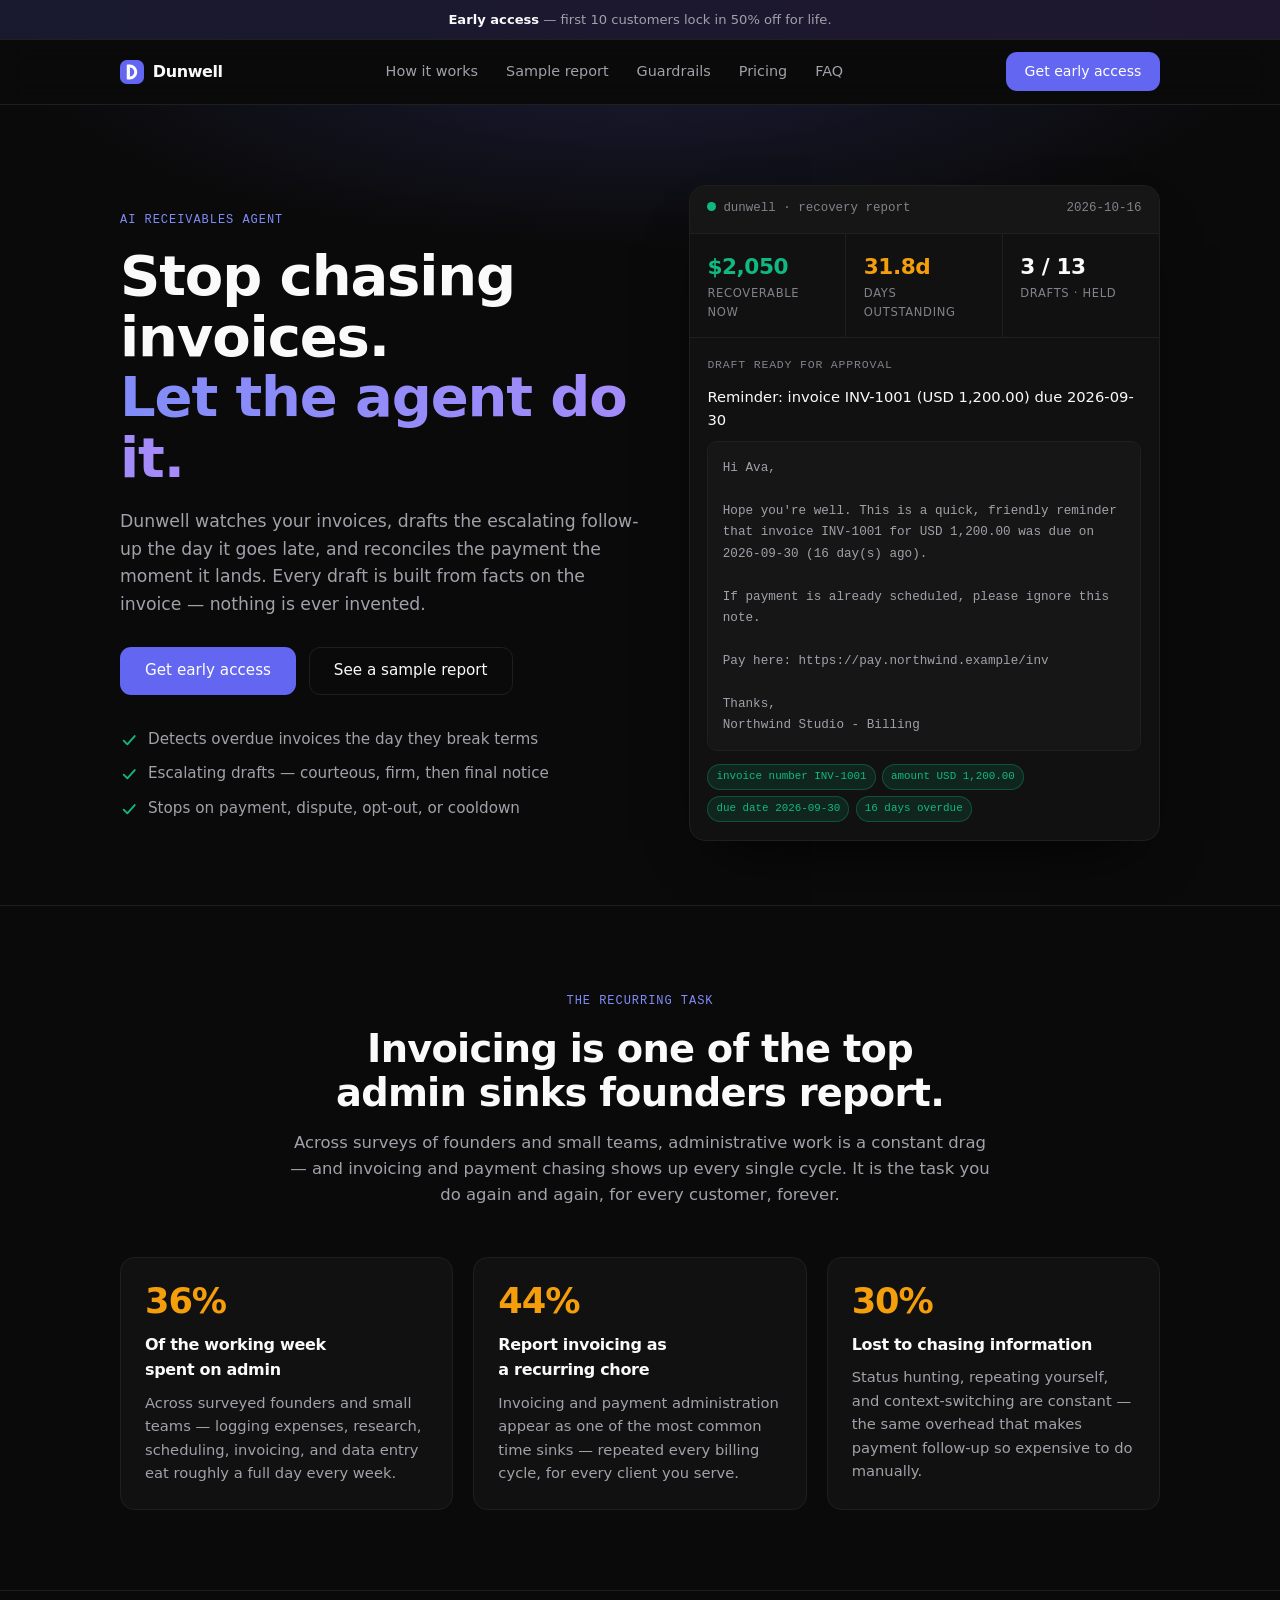
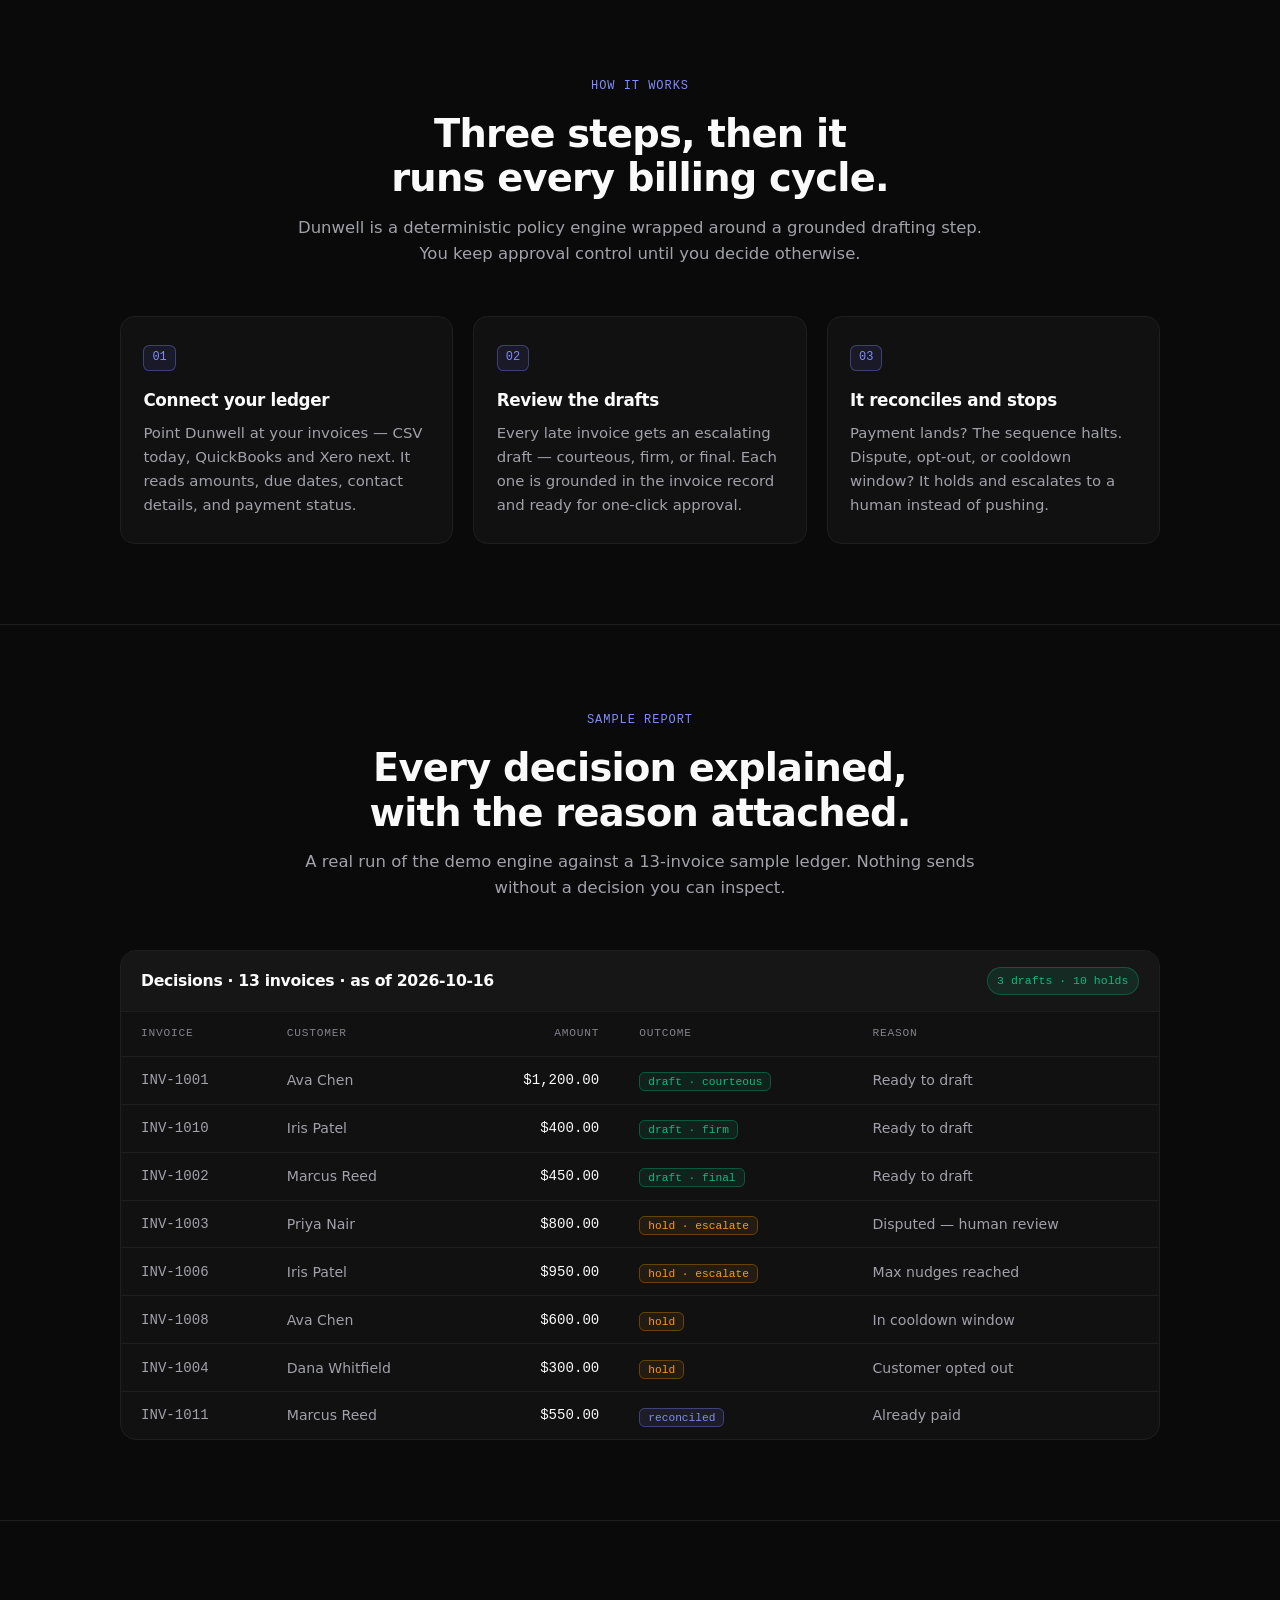
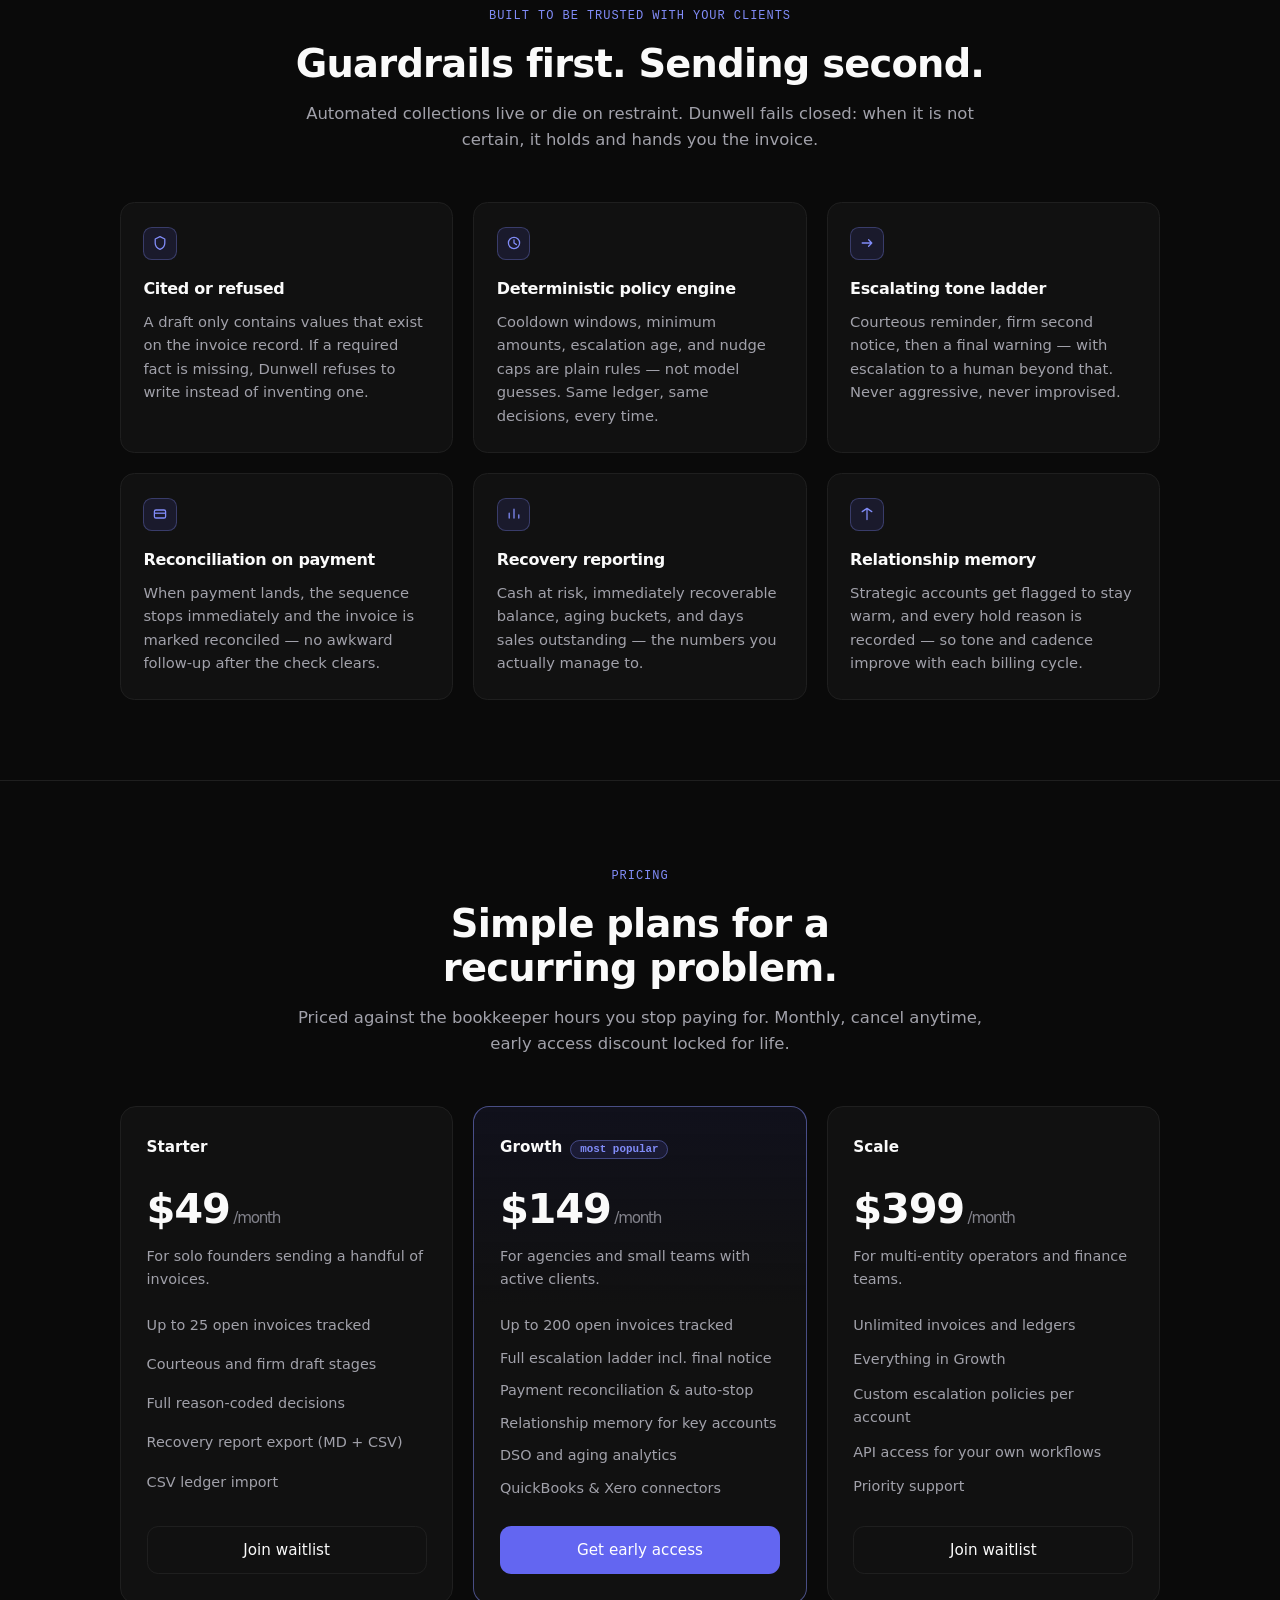
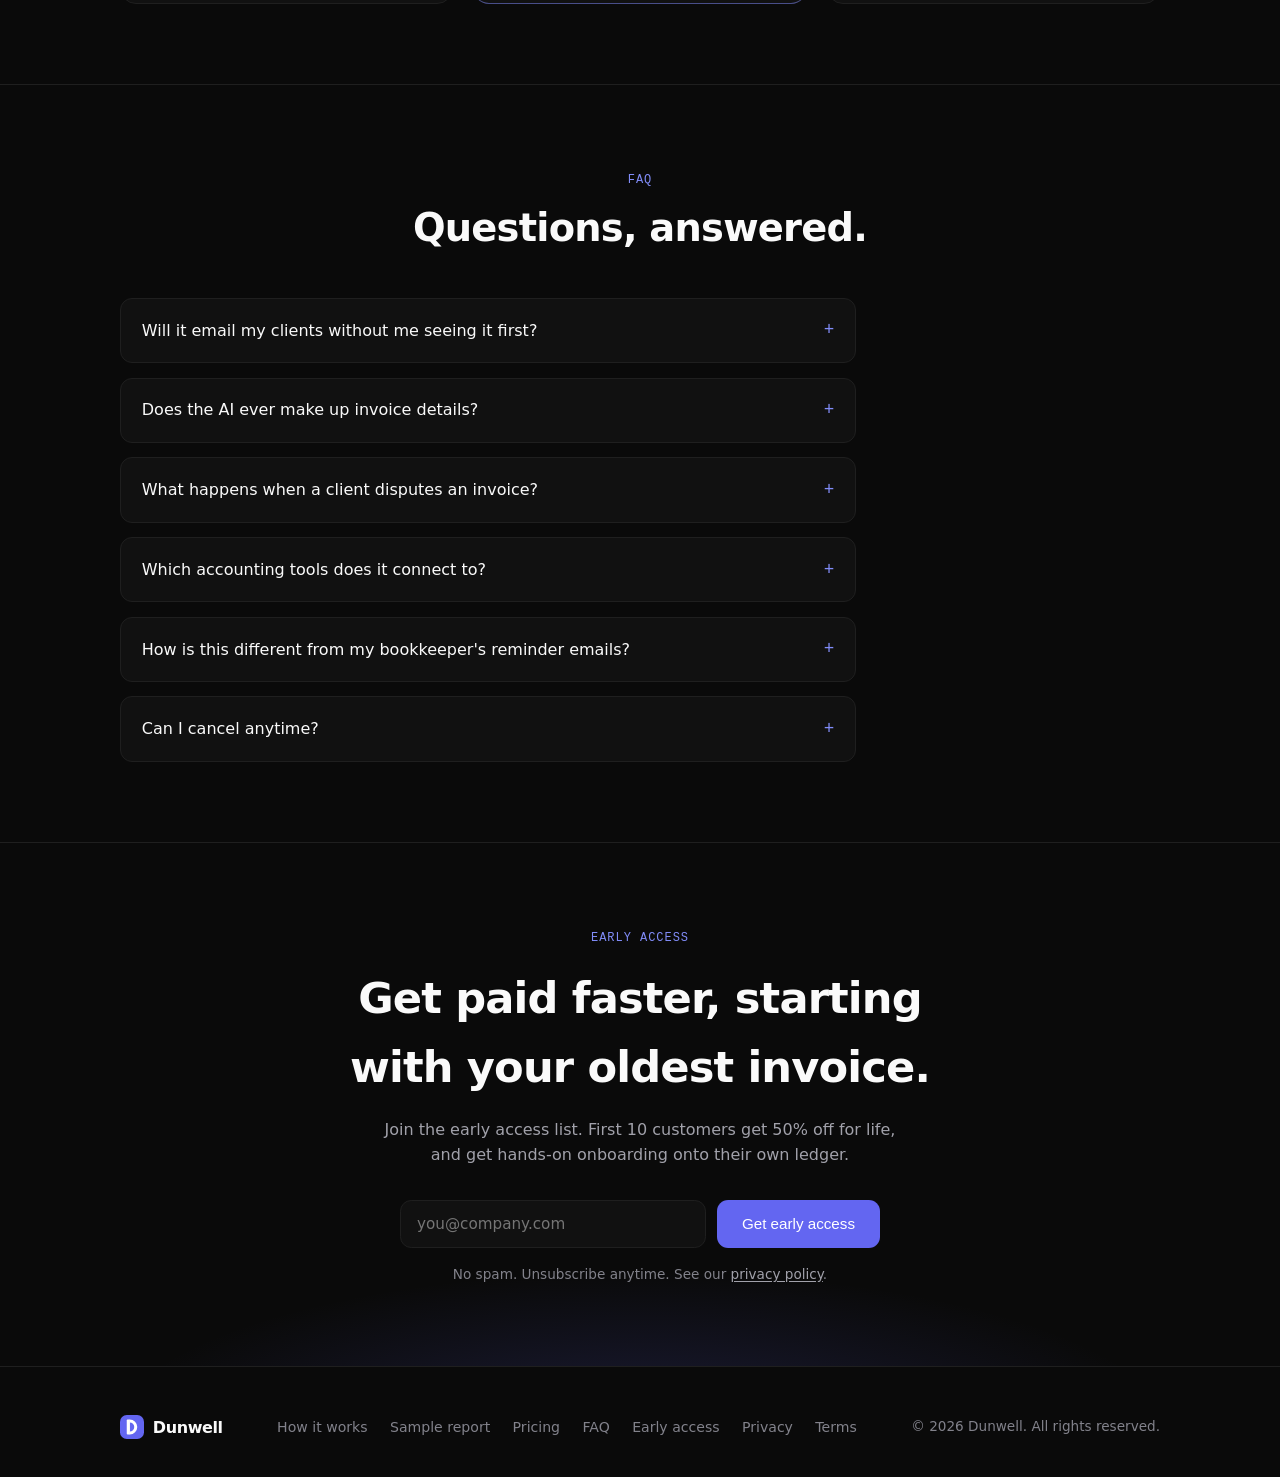
<file: index.html>
<!doctype html>
<html lang="en">
  <head>
    <meta charset="utf-8" />
    <meta name="viewport" content="width=device-width, initial-scale=1" />
    <title>Dunwell — The AI receivables agent for startups &amp; agencies</title>
    <meta
      name="description"
      content="Dunwell finds your overdue invoices, drafts escalating follow-ups grounded in real invoice facts, and reconciles payments the moment they land. You approve — it sends."
    />
    <meta name="theme-color" content="#0a0a0a" />
    <meta name="color-scheme" content="dark" />
    <link rel="stylesheet" href="styles.css" />
    <link rel="icon" href="favicon.ico" sizes="any" />
    <link rel="icon" type="image/svg+xml" href="icon.svg" />
    <link rel="apple-touch-icon" href="apple-touch-icon.png" />
  </head>
  <body>
    <div class="announce">
      <strong>Early access</strong> — first 10 customers lock in 50% off for
      life.
    </div>

    <nav class="nav">
      <div class="container nav-inner">
        <a class="brand" href="#top">
          <span class="brand-mark" aria-hidden="true">
            <svg viewBox="0 0 32 32">
              <rect width="32" height="32" rx="9" fill="#6366f1" />
              <path
                fill="#fff"
                d="M10.2 6H13.25V26H10.2A1.2 1.2 0 0 1 9 24.8V7.2A1.2 1.2 0 0 1 10.2 6Z"
              />
              <path fill="#fff" d="M13 6A10 10 0 0 1 13 26L13 22A6 6 0 0 0 13 10Z" />
            </svg>
          </span>
          Dunwell
        </a>
        <div class="nav-links">
          <a href="#how-it-works">How it works</a>
          <a href="#demo">Sample report</a>
          <a href="#features">Guardrails</a>
          <a href="#pricing">Pricing</a>
          <a href="#faq">FAQ</a>
        </div>
        <a class="btn btn-primary btn-sm" href="#waitlist">Get early access</a>
      </div>
    </nav>

    <!-- ============ HERO ============ -->
    <header class="hero" id="top">
      <div class="container hero-grid">
        <div>
          <span class="eyebrow">AI receivables agent</span>
          <h1>
            Stop chasing invoices.<br />
            <span class="grad">Let the agent do it.</span>
          </h1>
          <p class="hero-sub">
            Dunwell watches your invoices, drafts the escalating follow-up the
            day it goes late, and reconciles the payment the moment it lands.
            Every draft is built from facts on the invoice — nothing is ever
            invented.
          </p>
          <div class="hero-actions">
            <a class="btn btn-primary" href="#waitlist">Get early access</a>
            <a class="btn btn-ghost" href="#demo">See a sample report</a>
          </div>
          <ul class="bullets">
            <li>
              <svg class="check" viewBox="0 0 20 20" fill="none">
                <path
                  d="M4 10.5l4 4 8-9"
                  stroke="currentColor"
                  stroke-width="2"
                  stroke-linecap="round"
                  stroke-linejoin="round"
                />
              </svg>
              Detects overdue invoices the day they break terms
            </li>
            <li>
              <svg class="check" viewBox="0 0 20 20" fill="none">
                <path
                  d="M4 10.5l4 4 8-9"
                  stroke="currentColor"
                  stroke-width="2"
                  stroke-linecap="round"
                  stroke-linejoin="round"
                />
              </svg>
              Escalating drafts — courteous, firm, then final notice
            </li>
            <li>
              <svg class="check" viewBox="0 0 20 20" fill="none">
                <path
                  d="M4 10.5l4 4 8-9"
                  stroke="currentColor"
                  stroke-width="2"
                  stroke-linecap="round"
                  stroke-linejoin="round"
                />
              </svg>
              Stops on payment, dispute, opt-out, or cooldown
            </li>
          </ul>
        </div>

        <div class="report-card">
          <div class="report-head">
            <span><span class="dot"></span>dunwell · recovery report</span>
            <span>2026-10-16</span>
          </div>
          <div class="report-stats">
            <div class="stat">
              <div class="v pos">$2,050</div>
              <div class="l">Recoverable now</div>
            </div>
            <div class="stat">
              <div class="v warn">31.8d</div>
              <div class="l">Days outstanding</div>
            </div>
            <div class="stat">
              <div class="v">3 / 13</div>
              <div class="l">Drafts · held</div>
            </div>
          </div>
          <div class="draft">
            <div class="draft-label">Draft ready for approval</div>
            <div class="draft-subject">
              Reminder: invoice INV-1001 (USD 1,200.00) due 2026-09-30
            </div>
            <div class="draft-body">Hi Ava,

Hope you're well. This is a quick, friendly reminder that invoice INV-1001 for USD 1,200.00 was due on 2026-09-30 (16 day(s) ago).

If payment is already scheduled, please ignore this note.

Pay here: https://pay.northwind.example/inv

Thanks,
Northwind Studio - Billing</div>
            <div class="grounded">
              <span class="chip">invoice number INV-1001</span>
              <span class="chip">amount USD 1,200.00</span>
              <span class="chip">due date 2026-09-30</span>
              <span class="chip">16 days overdue</span>
            </div>
          </div>
        </div>
      </div>
    </header>

    <!-- ============ PROBLEM ============ -->
    <section class="section" id="why">
      <div class="container">
        <div class="section-head">
          <span class="eyebrow">The recurring task</span>
          <h2>Invoicing is one of the top admin sinks founders report.</h2>
          <p>
            Across surveys of founders and small teams, administrative work is a
            constant drag — and invoicing and payment chasing shows up every
            single cycle. It is the task you do again and again, for every
            customer, forever.
          </p>
        </div>
        <div class="reality">
          <div class="reality-card">
            <div class="big">36%</div>
            <h3>Of the working week spent on admin</h3>
            <p>
              Across surveyed founders and small teams — logging expenses,
              research, scheduling, invoicing, and data entry eat roughly a full
              day every week.
            </p>
          </div>
          <div class="reality-card">
            <div class="big">44%</div>
            <h3>Report invoicing as a recurring chore</h3>
            <p>
              Invoicing and payment administration appear as one of the most
              common time sinks — repeated every billing cycle, for every client
              you serve.
            </p>
          </div>
          <div class="reality-card">
            <div class="big">30%</div>
            <h3>Lost to chasing information</h3>
            <p>
              Status hunting, repeating yourself, and context-switching are
              constant — the same overhead that makes payment follow-up so
              expensive to do manually.
            </p>
          </div>
        </div>
      </div>
    </section>

    <!-- ============ HOW IT WORKS ============ -->
    <section class="section" id="how-it-works">
      <div class="container">
        <div class="section-head">
          <span class="eyebrow">How it works</span>
          <h2>Three steps, then it runs every billing cycle.</h2>
          <p>
            Dunwell is a deterministic policy engine wrapped around a grounded
            drafting step. You keep approval control until you decide
            otherwise.
          </p>
        </div>
        <div class="steps">
          <div class="step">
            <span class="step-n">01</span>
            <h3>Connect your ledger</h3>
            <p>
              Point Dunwell at your invoices — CSV today, QuickBooks and Xero
              next. It reads amounts, due dates, contact details, and payment
              status.
            </p>
          </div>
          <div class="step">
            <span class="step-n">02</span>
            <h3>Review the drafts</h3>
            <p>
              Every late invoice gets an escalating draft — courteous, firm, or
              final. Each one is grounded in the invoice record and ready for
              one-click approval.
            </p>
          </div>
          <div class="step">
            <span class="step-n">03</span>
            <h3>It reconciles and stops</h3>
            <p>
              Payment lands? The sequence halts. Dispute, opt-out, or cooldown
              window? It holds and escalates to a human instead of pushing.
            </p>
          </div>
        </div>
      </div>
    </section>

    <!-- ============ DEMO ============ -->
    <section class="section" id="demo">
      <div class="container">
        <div class="section-head">
          <span class="eyebrow">Sample report</span>
          <h2>Every decision explained, with the reason attached.</h2>
          <p>
            A real run of the demo engine against a 13-invoice sample ledger.
            Nothing sends without a decision you can inspect.
          </p>
        </div>

        <div class="demo-wrap">
          <div class="demo-head">
            <h3>Decisions · 13 invoices · as of 2026-10-16</h3>
            <span class="badge">3 drafts · 10 holds</span>
          </div>
          <div class="table-scroll">
            <table>
              <thead>
                <tr>
                  <th>Invoice</th>
                  <th>Customer</th>
                  <th style="text-align: right">Amount</th>
                  <th>Outcome</th>
                  <th>Reason</th>
                </tr>
              </thead>
              <tbody>
                <tr>
                  <td class="mono">INV-1001</td>
                  <td>Ava Chen</td>
                  <td class="num">$1,200.00</td>
                  <td><span class="tag draft">draft · courteous</span></td>
                  <td>Ready to draft</td>
                </tr>
                <tr>
                  <td class="mono">INV-1010</td>
                  <td>Iris Patel</td>
                  <td class="num">$400.00</td>
                  <td><span class="tag draft">draft · firm</span></td>
                  <td>Ready to draft</td>
                </tr>
                <tr>
                  <td class="mono">INV-1002</td>
                  <td>Marcus Reed</td>
                  <td class="num">$450.00</td>
                  <td><span class="tag draft">draft · final</span></td>
                  <td>Ready to draft</td>
                </tr>
                <tr>
                  <td class="mono">INV-1003</td>
                  <td>Priya Nair</td>
                  <td class="num">$800.00</td>
                  <td><span class="tag hold">hold · escalate</span></td>
                  <td>Disputed — human review</td>
                </tr>
                <tr>
                  <td class="mono">INV-1006</td>
                  <td>Iris Patel</td>
                  <td class="num">$950.00</td>
                  <td><span class="tag hold">hold · escalate</span></td>
                  <td>Max nudges reached</td>
                </tr>
                <tr>
                  <td class="mono">INV-1008</td>
                  <td>Ava Chen</td>
                  <td class="num">$600.00</td>
                  <td><span class="tag hold">hold</span></td>
                  <td>In cooldown window</td>
                </tr>
                <tr>
                  <td class="mono">INV-1004</td>
                  <td>Dana Whitfield</td>
                  <td class="num">$300.00</td>
                  <td><span class="tag hold">hold</span></td>
                  <td>Customer opted out</td>
                </tr>
                <tr>
                  <td class="mono">INV-1011</td>
                  <td>Marcus Reed</td>
                  <td class="num">$550.00</td>
                  <td><span class="tag done">reconciled</span></td>
                  <td>Already paid</td>
                </tr>
              </tbody>
            </table>
          </div>
        </div>
      </div>
    </section>

    <!-- ============ FEATURES / GUARDRAILS ============ -->
    <section class="section" id="features">
      <div class="container">
        <div class="section-head">
          <span class="eyebrow">Built to be trusted with your clients</span>
          <h2>Guardrails first. Sending second.</h2>
          <p>
            Automated collections live or die on restraint. Dunwell fails closed:
            when it is not certain, it holds and hands you the invoice.
          </p>
        </div>
        <div class="features">
          <div class="feature">
            <div class="icon">
              <svg width="16" height="16" viewBox="0 0 20 20" fill="none">
                <path
                  d="M10 2l6 3v5c0 4-2.6 6.6-6 8-3.4-1.4-6-4-6-8V5l6-3z"
                  stroke="currentColor"
                  stroke-width="1.6"
                  stroke-linejoin="round"
                />
              </svg>
            </div>
            <h3>Cited or refused</h3>
            <p>
              A draft only contains values that exist on the invoice record. If a
              required fact is missing, Dunwell refuses to write instead of
              inventing one.
            </p>
          </div>
          <div class="feature">
            <div class="icon">
              <svg width="16" height="16" viewBox="0 0 20 20" fill="none">
                <circle cx="10" cy="10" r="7" stroke="currentColor" stroke-width="1.6" />
                <path d="M10 6v4l3 2" stroke="currentColor" stroke-width="1.6" stroke-linecap="round" />
              </svg>
            </div>
            <h3>Deterministic policy engine</h3>
            <p>
              Cooldown windows, minimum amounts, escalation age, and nudge caps
              are plain rules — not model guesses. Same ledger, same decisions,
              every time.
            </p>
          </div>
          <div class="feature">
            <div class="icon">
              <svg width="16" height="16" viewBox="0 0 20 20" fill="none">
                <path d="M4 10h12M12 6l4 4-4 4" stroke="currentColor" stroke-width="1.6" stroke-linecap="round" stroke-linejoin="round" />
              </svg>
            </div>
            <h3>Escalating tone ladder</h3>
            <p>
              Courteous reminder, firm second notice, then a final warning —
              with escalation to a human beyond that. Never aggressive, never
              improvised.
            </p>
          </div>
          <div class="feature">
            <div class="icon">
              <svg width="16" height="16" viewBox="0 0 20 20" fill="none">
                <rect x="3" y="5" width="14" height="10" rx="2" stroke="currentColor" stroke-width="1.6" />
                <path d="M3 9h14" stroke="currentColor" stroke-width="1.6" />
              </svg>
            </div>
            <h3>Reconciliation on payment</h3>
            <p>
              When payment lands, the sequence stops immediately and the invoice
              is marked reconciled — no awkward follow-up after the check
              clears.
            </p>
          </div>
          <div class="feature">
            <div class="icon">
              <svg width="16" height="16" viewBox="0 0 20 20" fill="none">
                <path d="M4 15V9M10 15V4M16 15v-4" stroke="currentColor" stroke-width="1.6" stroke-linecap="round" />
              </svg>
            </div>
            <h3>Recovery reporting</h3>
            <p>
              Cash at risk, immediately recoverable balance, aging buckets, and
              days sales outstanding — the numbers you actually manage to.
            </p>
          </div>
          <div class="feature">
            <div class="icon">
              <svg width="16" height="16" viewBox="0 0 20 20" fill="none">
                <path d="M10 3v14M4 7l6-4 6 4" stroke="currentColor" stroke-width="1.6" stroke-linecap="round" stroke-linejoin="round" />
              </svg>
            </div>
            <h3>Relationship memory</h3>
            <p>
              Strategic accounts get flagged to stay warm, and every hold reason
              is recorded — so tone and cadence improve with each billing
              cycle.
            </p>
          </div>
        </div>
      </div>
    </section>

    <!-- ============ PRICING ============ -->
    <section class="section" id="pricing">
      <div class="container">
        <div class="section-head">
          <span class="eyebrow">Pricing</span>
          <h2>Simple plans for a recurring problem.</h2>
          <p>
            Priced against the bookkeeper hours you stop paying for. Monthly,
            cancel anytime, early access discount locked for life.
          </p>
        </div>
        <div class="pricing">
          <div class="tier">
            <div class="tier-name">Starter</div>
            <div class="tier-price">$49<span> /month</span></div>
            <div class="tier-desc">For solo founders sending a handful of invoices.</div>
            <ul>
              <li>Up to 25 open invoices tracked</li>
              <li>Courteous and firm draft stages</li>
              <li>Full reason-coded decisions</li>
              <li>Recovery report export (MD + CSV)</li>
              <li>CSV ledger import</li>
            </ul>
            <a class="btn btn-ghost" href="#waitlist">Join waitlist</a>
          </div>

          <div class="tier reco">
            <div class="tier-name">
              Growth<span class="tier-tag">most popular</span>
            </div>
            <div class="tier-price">$149<span> /month</span></div>
            <div class="tier-desc">For agencies and small teams with active clients.</div>
            <ul>
              <li>Up to 200 open invoices tracked</li>
              <li>Full escalation ladder incl. final notice</li>
              <li>Payment reconciliation &amp; auto-stop</li>
              <li>Relationship memory for key accounts</li>
              <li>DSO and aging analytics</li>
              <li>QuickBooks &amp; Xero connectors</li>
            </ul>
            <a class="btn btn-primary" href="#waitlist">Get early access</a>
          </div>

          <div class="tier">
            <div class="tier-name">Scale</div>
            <div class="tier-price">$399<span> /month</span></div>
            <div class="tier-desc">For multi-entity operators and finance teams.</div>
            <ul>
              <li>Unlimited invoices and ledgers</li>
              <li>Everything in Growth</li>
              <li>Custom escalation policies per account</li>
              <li>API access for your own workflows</li>
              <li>Priority support</li>
            </ul>
            <a class="btn btn-ghost" href="#waitlist">Join waitlist</a>
          </div>
        </div>
      </div>
    </section>

    <!-- ============ FAQ ============ -->
    <section class="section" id="faq">
      <div class="container">
        <div class="section-head">
          <span class="eyebrow">FAQ</span>
          <h2>Questions, answered.</h2>
        </div>
        <div class="faq">
          <details>
            <summary>Will it email my clients without me seeing it first?</summary>
            <p>
              Not unless you tell it to. Early access runs in approve-first mode:
              every draft waits in your queue until you approve it. Auto-send
              can be enabled per account once you trust the tone.
            </p>
          </details>
          <details>
            <summary>Does the AI ever make up invoice details?</summary>
            <p>
              No. The drafting step is constrained to values present on the
              invoice record — number, amount, due date, days overdue. If a
              required fact is missing, Dunwell refuses to draft and holds the
              invoice for you instead.
            </p>
          </details>
          <details>
            <summary>What happens when a client disputes an invoice?</summary>
            <p>
              Disputed invoices are pulled out of the sequence immediately and
              escalated to a human with the dispute note attached. The same
              applies to opt-outs, missing contacts, and invoices past the
              automation age limit.
            </p>
          </details>
          <details>
            <summary>Which accounting tools does it connect to?</summary>
            <p>
              Today Dunwell reads CSV ledgers and ships with a full demo ledger.
              QuickBooks and Xero connectors are next on the roadmap and included
              in the Growth plan.
            </p>
          </details>
          <details>
            <summary>How is this different from my bookkeeper's reminder emails?</summary>
            <p>
              A reminder tool sends a template. Dunwell decides — per invoice —
              whether a reminder should go out at all, how firm it should be,
              whether it must wait, and when to stop, then shows you exactly why.
            </p>
          </details>
          <details>
            <summary>Can I cancel anytime?</summary>
            <p>
              Yes. Early access is month-to-month with no contract, and the 50%
              lifetime discount stays as long as your subscription remains
              active.
            </p>
          </details>
        </div>
      </div>
    </section>

    <!-- ============ CTA ============ -->
    <section class="section cta" id="waitlist">
      <div class="container">
        <span class="eyebrow">Early access</span>
        <h2>Get paid faster, starting with your oldest invoice.</h2>
        <p>
          Join the early access list. First 10 customers get 50% off for life,
          and get hands-on onboarding onto their own ledger.
        </p>

        <!-- Revealed only when config.js names a video, so the page never
             advertises a demo that does not exist. -->
        <div class="demo-cta" id="demo-cta" hidden>
          <button
            class="demo-play"
            type="button"
            id="demo-play"
            aria-haspopup="dialog"
            aria-controls="demo-modal"
          >
            <span class="demo-play-icon" aria-hidden="true">
              <svg width="13" height="13" viewBox="0 0 24 24" fill="currentColor">
                <path d="M8 5v14l11-7z" />
              </svg>
            </span>
            Watch the 40-second demo
            <span class="demo-duration">0:40</span>
          </button>
        </div>

        <form class="waitlist-form" id="waitlist-form" novalidate>
          <input
            type="email"
            id="waitlist-email"
            name="email"
            placeholder="you@company.com"
            autocomplete="email"
            required
            aria-label="Email address"
          />
          <button class="btn btn-primary" type="submit">Get early access</button>
        </form>
        <div class="form-note" id="form-note" role="status" aria-live="polite">
          No spam. Unsubscribe anytime. See our
          <a href="privacy.html">privacy policy</a>.
        </div>
        <div class="form-success" id="form-success" role="status" aria-live="polite">
          <span aria-hidden="true">✓</span>
          <span id="form-success-text">You're on the list — we'll reach out with your onboarding link.</span>
        </div>
      </div>
    </section>

    <footer class="footer">
      <div class="container footer-inner">
        <div class="brand">
          <span class="brand-mark" aria-hidden="true">
            <svg viewBox="0 0 32 32">
              <rect width="32" height="32" rx="9" fill="#6366f1" />
              <path
                fill="#fff"
                d="M10.2 6H13.25V26H10.2A1.2 1.2 0 0 1 9 24.8V7.2A1.2 1.2 0 0 1 10.2 6Z"
              />
              <path fill="#fff" d="M13 6A10 10 0 0 1 13 26L13 22A6 6 0 0 0 13 10Z" />
            </svg>
          </span>
          Dunwell
        </div>
        <div class="footer-links">
          <a href="#how-it-works">How it works</a>
          <a href="#demo">Sample report</a>
          <a href="#pricing">Pricing</a>
          <a href="#faq">FAQ</a>
          <a href="#waitlist">Early access</a>
          <a href="privacy.html">Privacy</a>
          <a href="terms.html">Terms</a>
        </div>
        <div class="faint" style="font-size: 0.85rem">
          © 2026 Dunwell. All rights reserved.
        </div>
      </div>
    </footer>

    <!-- Demo lightbox. Empty until opened; the media node is removed on
         close so nothing keeps playing in the background. -->
    <div class="demo-modal" id="demo-modal" hidden>
      <div class="demo-modal-backdrop" data-demo-close></div>
      <div
        class="demo-modal-panel"
        role="dialog"
        aria-modal="true"
        aria-label="Dunwell demo"
      >
        <button
          class="demo-modal-close"
          type="button"
          id="demo-modal-close"
          aria-label="Close demo"
        >
          &times;
        </button>
        <div class="demo-modal-body" id="demo-modal-body"></div>
      </div>
    </div>

    <script src="config.js"></script>
    <script>
      (function () {
        var form = document.getElementById("waitlist-form");
        var email = document.getElementById("waitlist-email");
        var note = document.getElementById("form-note");
        var success = document.getElementById("form-success");

        // Two backends can serve this page and they disagree on the error
        // shape: this repo's server.py sends error as a string, while the
        // Dunwell service sends error as {message, code}. Read both, or a
        // validation error renders as "[object Object]".
        function errorMessage(data) {
          if (!data) return "";
          if (typeof data.error === "string") return data.error;
          if (data.error && typeof data.error.message === "string") {
            return data.error.message;
          }
          return "";
        }

        form.addEventListener("submit", function (e) {
          e.preventDefault();
          var value = (email.value || "").trim();

          function fail(message) {
            note.style.display = "block";
            note.textContent = message;
            note.style.color = "#f59e0b";
          }

          if (!/^[^\s@]+@[^\s@]+\.[^\s@]+$/.test(value)) {
            fail("Please enter a valid email address.");
            email.focus();
            return;
          }

          // Opened straight from disk? There is no server to post to, and the
          // browser would otherwise fail silently. Say exactly what to run.
          if (window.location.protocol === "file:") {
            fail(
              'This form needs the local server. Run "python server.py" in ' +
                "dunwell-landing, then open http://127.0.0.1:8905"
            );
            return;
          }

          // Where to post the sign-up.
          //
          // If config.js names an API host (GitHub Pages points this at the
          // Dunwell service), post there directly; the service answers the
          // CORS preflight for the origins it is configured to trust.
          // Otherwise stay same-origin, which is what server.py and the
          // service's own landing route both provide.
          var API_BASE = String(window.DUNWELL_API_URL || "").replace(/\/+$/, "");
          var ENDPOINTS = API_BASE
            ? [API_BASE + "/api/waitlist"]
            : [
                new URL("api/waitlist", document.baseURI).pathname,
                "/api/waitlist",
              ];
          note.style.display = "block";
          note.textContent = "Joining…";
          note.style.color = "";

          postWaitlist(ENDPOINTS, 0, value);
        });

        // Try each candidate in turn. A static host answers HTML, not JSON,
        // so a non-JSON reply means "this is not the API" - move on to the
        // next candidate, or say plainly that nothing is connected yet.
        function postWaitlist(endpoints, index, email) {
          fetch(endpoints[index], {
            method: "POST",
            headers: { "Content-Type": "application/json" },
            body: JSON.stringify({ email: email, source: "landing" }),
          })
            .then(function (res) {
              var isJson =
                (res.headers.get("content-type") || "").indexOf("application/json") !== -1;
              if (!isJson) {
                if (index + 1 < endpoints.length) {
                  return postWaitlist(endpoints, index + 1, email);
                }
                fail("The waitlist is not connected yet. Please try again later.");
                return null;
              }
              if (res.status === 429) {
                fail("Too many attempts — please try again in a minute.");
                return null;
              }
              if (!res.ok) {
                fail("Something went wrong. Please try again.");
                return null;
              }
              return res.json();
            })
            .then(function (data) {
              if (!data) return;
              if (!data.ok) {
                fail(errorMessage(data) || "Something went wrong. Please try again.");
                return;
              }
              // Success: hide the form and the note, show the confirmation.
              // Only promise an email when the API says one was queued; a
              // repeat sign-up for an address already welcomed gets no
              // second message.
              var successText = document.getElementById("form-success-text");
              if (data.welcome) {
                successText.textContent = data.mail === "recorded"
                  ? "You're on the list. Email delivery is not configured on this server, so no message was sent."
                  : "You're on the list — a confirmation is on its way to your inbox.";
              } else if (data.already) {
                successText.textContent =
                  "You're already on the list — no need to sign up again.";
              }
              form.style.display = "none";
              note.style.display = "none";
              success.style.display = "block";
              success.scrollIntoView({ block: "nearest" });
            })
            .catch(function () {
              fail("Could not reach the server. Please try again.");
            });
        }

        var reduce = window.matchMedia("(prefers-reduced-motion: reduce)").matches;
        if (!reduce && "IntersectionObserver" in window) {
          var targets = document.querySelectorAll(
            ".reality-card, .step, .feature, .tier, .demo-wrap, .report-card"
          );
          targets.forEach(function (el) {
            el.classList.add("reveal");
          });
          var io = new IntersectionObserver(
            function (entries) {
              entries.forEach(function (entry) {
                if (entry.isIntersecting) {
                  entry.target.classList.add("in");
                  io.unobserve(entry.target);
                }
              });
            },
            { threshold: 0.12 }
          );
          targets.forEach(function (el) {
            io.observe(el);
          });
        }
      })();
    </script>

    <script>
      // Demo lightbox. Kept separate from the waitlist form so a problem with
      // one cannot break the other.
      (function () {
        var cta = document.getElementById("demo-cta");
        var trigger = document.getElementById("demo-play");
        var modal = document.getElementById("demo-modal");
        var stage = document.getElementById("demo-modal-body");
        var closeBtn = document.getElementById("demo-modal-close");
        if (!cta || !trigger || !modal || !stage || !closeBtn) return;

        var url = String(window.DUNWELL_DEMO_URL || "").trim();
        // No video configured: leave the slot hidden rather than offer a
        // button that opens an empty box.
        if (!url) return;

        cta.hidden = false;

        // Share links are not embeddable as-is; rewrite the common ones.
        function embedUrl(raw) {
          var yt = raw.match(
            /(?:youtube\.com\/watch\?v=|youtu\.be\/)([A-Za-z0-9_-]{6,})/
          );
          if (yt) return "https://www.youtube.com/embed/" + yt[1] + "?rel=0";
          var vimeo = raw.match(/vimeo\.com\/(\d+)/);
          if (vimeo) return "https://player.vimeo.com/video/" + vimeo[1];
          return raw;
        }

        function isVideoFile(raw) {
          return /\.(mp4|webm|ogv|ogg|mov)(\?|#|$)/i.test(raw);
        }

        var lastFocus = null;
        var onKeydown = null;

        function open() {
          // Restore focus to the trigger when the dialog closes. Reading
          // document.activeElement is not reliable: Safari does not focus a
          // button on click, so focus would land back on <body>.
          lastFocus = trigger;
          stage.textContent = "";

          if (isVideoFile(url)) {
            var video = document.createElement("video");
            video.src = url;
            video.controls = true;
            video.autoplay = true;
            video.setAttribute("playsinline", "");
            stage.appendChild(video);
            var attempt = video.play();
            if (attempt && typeof attempt.catch === "function") {
              attempt.catch(function () {
                // Autoplay refused; the controls are there, so leave it.
              });
            }
          } else {
            var frame = document.createElement("iframe");
            frame.src = embedUrl(url);
            frame.title = "Dunwell demo";
            frame.allow = "autoplay; fullscreen; picture-in-picture";
            frame.setAttribute("allowfullscreen", "");
            stage.appendChild(frame);
          }

          modal.hidden = false;
          document.body.classList.add("demo-modal-open");
          closeBtn.focus();

          onKeydown = function (e) {
            if (e.key === "Escape") {
              e.preventDefault();
              close();
              return;
            }
            if (e.key !== "Tab") return;
            // Keep tabbing inside the dialog.
            var items = modal.querySelectorAll(
              "button, iframe, video, [href], [tabindex]:not([tabindex='-1'])"
            );
            if (!items.length) return;
            var first = items[0];
            var last = items[items.length - 1];
            if (e.shiftKey && document.activeElement === first) {
              e.preventDefault();
              last.focus();
            } else if (!e.shiftKey && document.activeElement === last) {
              e.preventDefault();
              first.focus();
            }
          };
          document.addEventListener("keydown", onKeydown);
        }

        function close() {
          modal.hidden = true;
          // Removing the node is what actually stops playback.
          stage.textContent = "";
          document.body.classList.remove("demo-modal-open");
          if (onKeydown) {
            document.removeEventListener("keydown", onKeydown);
            onKeydown = null;
          }
          if (lastFocus && typeof lastFocus.focus === "function") {
            lastFocus.focus();
          }
        }

        trigger.addEventListener("click", open);
        closeBtn.addEventListener("click", close);
        Array.prototype.forEach.call(
          modal.querySelectorAll("[data-demo-close]"),
          function (el) {
            el.addEventListener("click", close);
          }
        );
      })();
    </script>
  </body>
</html>
</file>
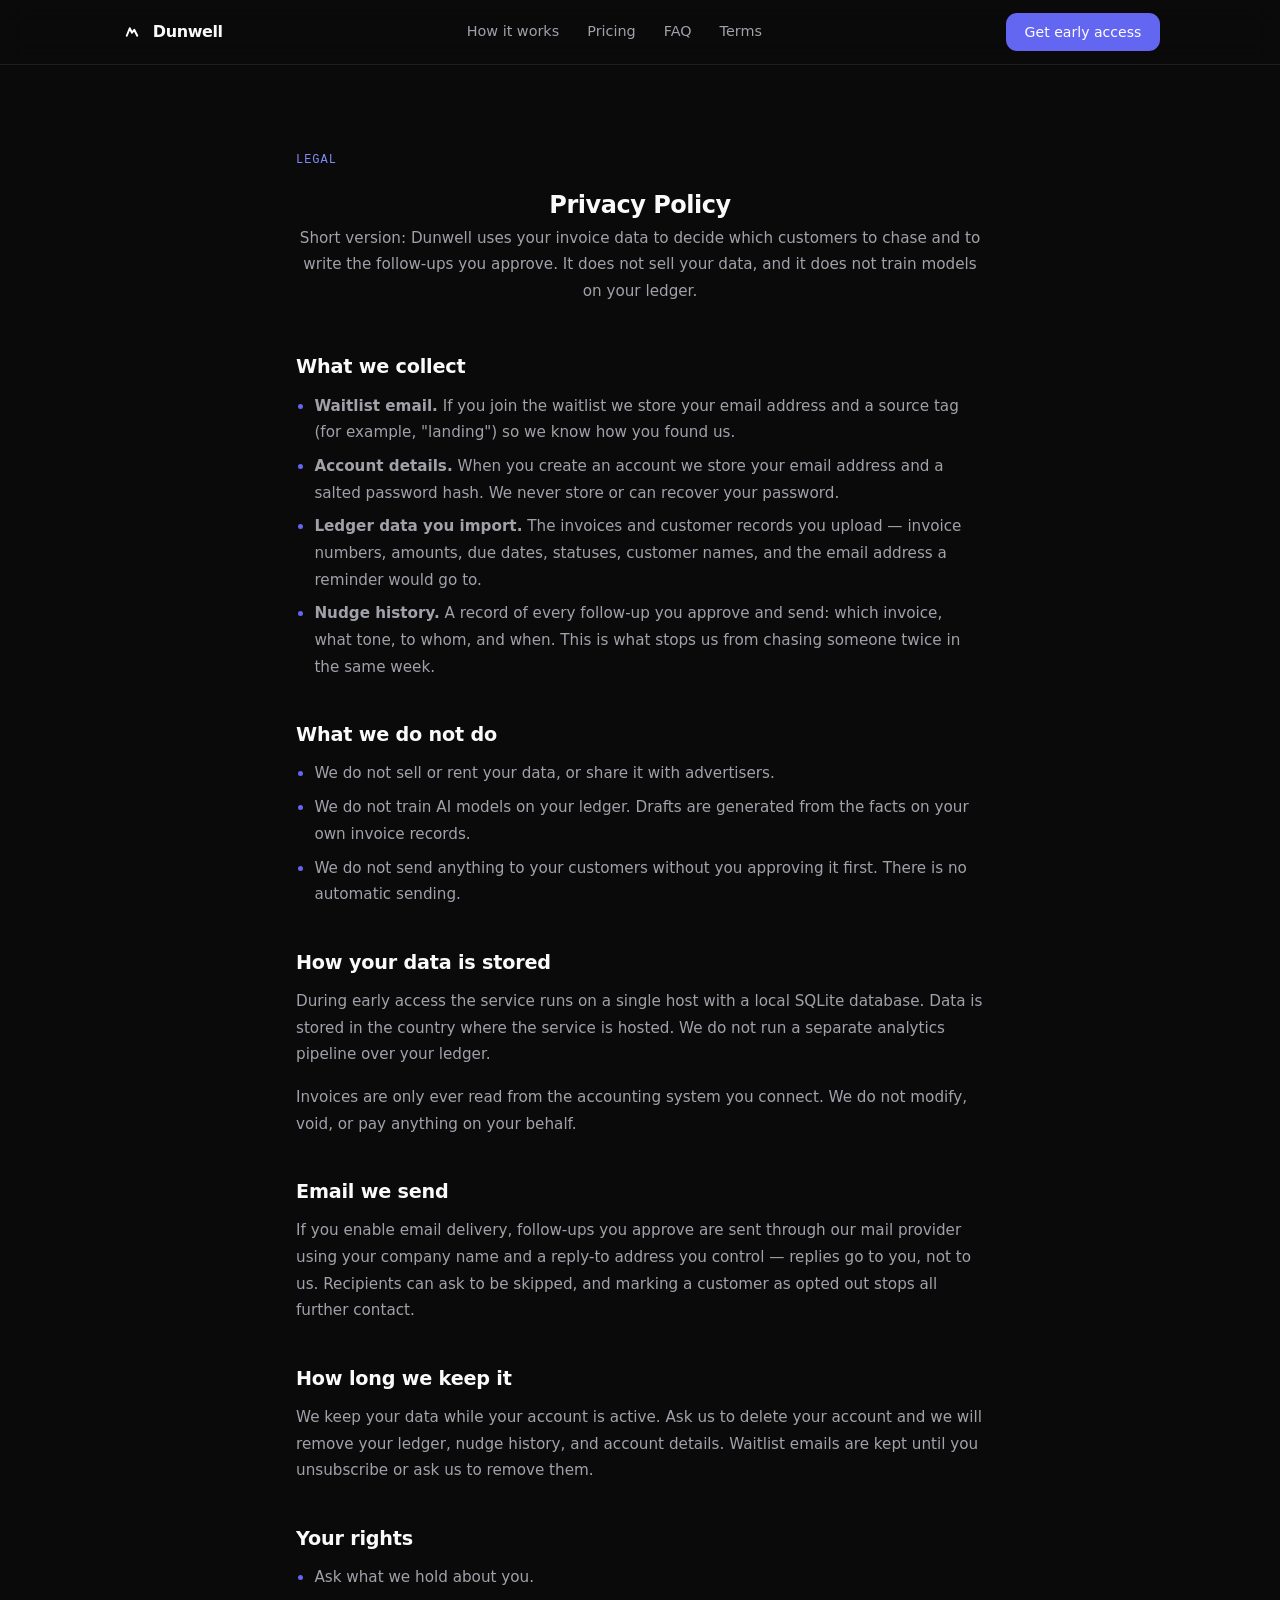
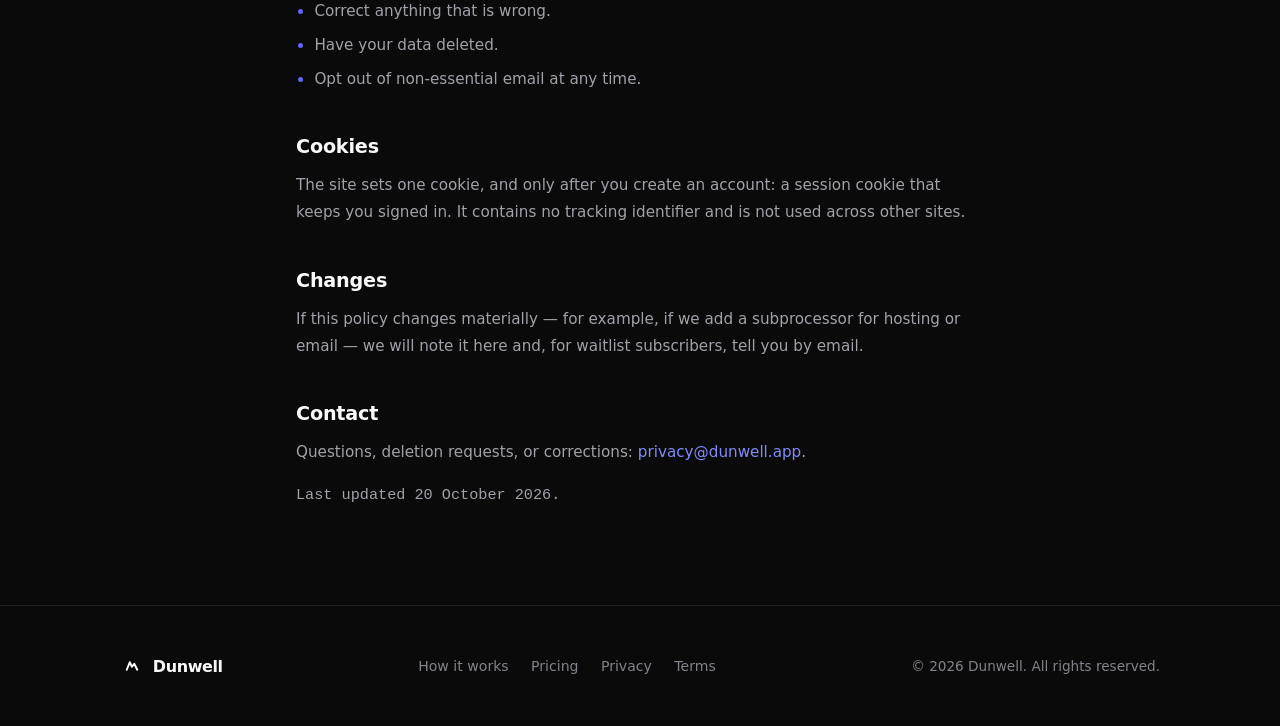
<file: privacy.html>
<!doctype html>
<html lang="en">
  <head>
    <meta charset="utf-8" />
    <meta name="viewport" content="width=device-width, initial-scale=1" />
    <title>Privacy Policy — Dunwell</title>
    <meta
      name="description"
      content="What Dunwell collects, why, and how to get it deleted."
    />
    <meta name="theme-color" content="#0a0a0a" />
    <meta name="color-scheme" content="dark" />
    <link rel="stylesheet" href="styles.css" />
    <link
      rel="icon"
      href="data:image/svg+xml,<svg xmlns='http://www.w3.org/2000/svg' viewBox='0 0 32 32'><rect width='32' height='32' rx='8' fill='%236366f1'/><path d='M9 21l4-10 3 6 3-4 4 8' stroke='white' stroke-width='2.4' fill='none' stroke-linecap='round' stroke-linejoin='round'/></svg>"
    />
  </head>
  <body>
    <nav class="nav">
      <div class="container nav-inner">
        <a class="brand" href="/">
          <span class="brand-mark" aria-hidden="true">
            <svg width="14" height="14" viewBox="0 0 32 32" fill="none">
              <path
                d="M9 21l4-10 3 6 3-4 4 8"
                stroke="white"
                stroke-width="2.6"
                stroke-linecap="round"
                stroke-linejoin="round"
              />
            </svg>
          </span>
          Dunwell
        </a>
        <div class="nav-links">
          <a href="/#how-it-works">How it works</a>
          <a href="/#pricing">Pricing</a>
          <a href="/#faq">FAQ</a>
          <a href="/terms.html">Terms</a>
        </div>
        <a class="btn btn-primary btn-sm" href="/#waitlist">Get early access</a>
      </div>
    </nav>

    <section class="section">
      <div class="container legal">
        <span class="eyebrow">Legal</span>
        <div class="section-head">
          <h1>Privacy Policy</h1>
          <p>
            Short version: Dunwell uses your invoice data to decide which
            customers to chase and to write the follow-ups you approve. It does
            not sell your data, and it does not train models on your ledger.
          </p>
        </div>

        <h2>What we collect</h2>
        <ul>
          <li>
            <strong>Waitlist email.</strong> If you join the waitlist we store
            your email address and a source tag (for example, "landing") so we
            know how you found us.
          </li>
          <li>
            <strong>Account details.</strong> When you create an account we
            store your email address and a salted password hash. We never store
            or can recover your password.
          </li>
          <li>
            <strong>Ledger data you import.</strong> The invoices and customer
            records you upload — invoice numbers, amounts, due dates, statuses,
            customer names, and the email address a reminder would go to.
          </li>
          <li>
            <strong>Nudge history.</strong> A record of every follow-up you
            approve and send: which invoice, what tone, to whom, and when. This
            is what stops us from chasing someone twice in the same week.
          </li>
        </ul>

        <h2>What we do not do</h2>
        <ul>
          <li>We do not sell or rent your data, or share it with advertisers.</li>
          <li>
            We do not train AI models on your ledger. Drafts are generated from
            the facts on your own invoice records.
          </li>
          <li>
            We do not send anything to your customers without you approving it
            first. There is no automatic sending.
          </li>
        </ul>

        <h2>How your data is stored</h2>
        <p>
          During early access the service runs on a single host with a local
          SQLite database. Data is stored in the country where the service is
          hosted. We do not run a separate analytics pipeline over your ledger.
        </p>
        <p>
          Invoices are only ever read from the accounting system you connect.
          We do not modify, void, or pay anything on your behalf.
        </p>

        <h2>Email we send</h2>
        <p>
          If you enable email delivery, follow-ups you approve are sent through
          our mail provider using your company name and a reply-to address you
          control — replies go to you, not to us. Recipients can ask to be
          skipped, and marking a customer as opted out stops all further
          contact.
        </p>

        <h2>How long we keep it</h2>
        <p>
          We keep your data while your account is active. Ask us to delete your
          account and we will remove your ledger, nudge history, and account
          details. Waitlist emails are kept until you unsubscribe or ask us to
          remove them.
        </p>

        <h2>Your rights</h2>
        <ul>
          <li>Ask what we hold about you.</li>
          <li>Correct anything that is wrong.</li>
          <li>Have your data deleted.</li>
          <li>Opt out of non-essential email at any time.</li>
        </ul>

        <h2>Cookies</h2>
        <p>
          The site sets one cookie, and only after you create an account: a
          session cookie that keeps you signed in. It contains no tracking
          identifier and is not used across other sites.
        </p>

        <h2>Changes</h2>
        <p>
          If this policy changes materially — for example, if we add a
          subprocessor for hosting or email — we will note it here and, for
          waitlist subscribers, tell you by email.
        </p>

        <h2>Contact</h2>
        <p>
          Questions, deletion requests, or corrections:
          <a href="mailto:privacy@dunwell.app">privacy@dunwell.app</a>.
        </p>

        <p class="legal-updated">Last updated 20 October 2026.</p>
      </div>
    </section>

    <footer class="footer">
      <div class="container footer-inner">
        <div class="brand">
          <span class="brand-mark" aria-hidden="true">
            <svg width="14" height="14" viewBox="0 0 32 32" fill="none">
              <path
                d="M9 21l4-10 3 6 3-4 4 8"
                stroke="white"
                stroke-width="2.6"
                stroke-linecap="round"
                stroke-linejoin="round"
              />
            </svg>
          </span>
          Dunwell
        </div>
        <div class="footer-links">
          <a href="/#how-it-works">How it works</a>
          <a href="/#pricing">Pricing</a>
          <a href="/privacy.html">Privacy</a>
          <a href="/terms.html">Terms</a>
        </div>
        <div class="faint" style="font-size: 0.85rem">
          © 2026 Dunwell. All rights reserved.
        </div>
      </div>
    </footer>
  </body>
</html>
</file>
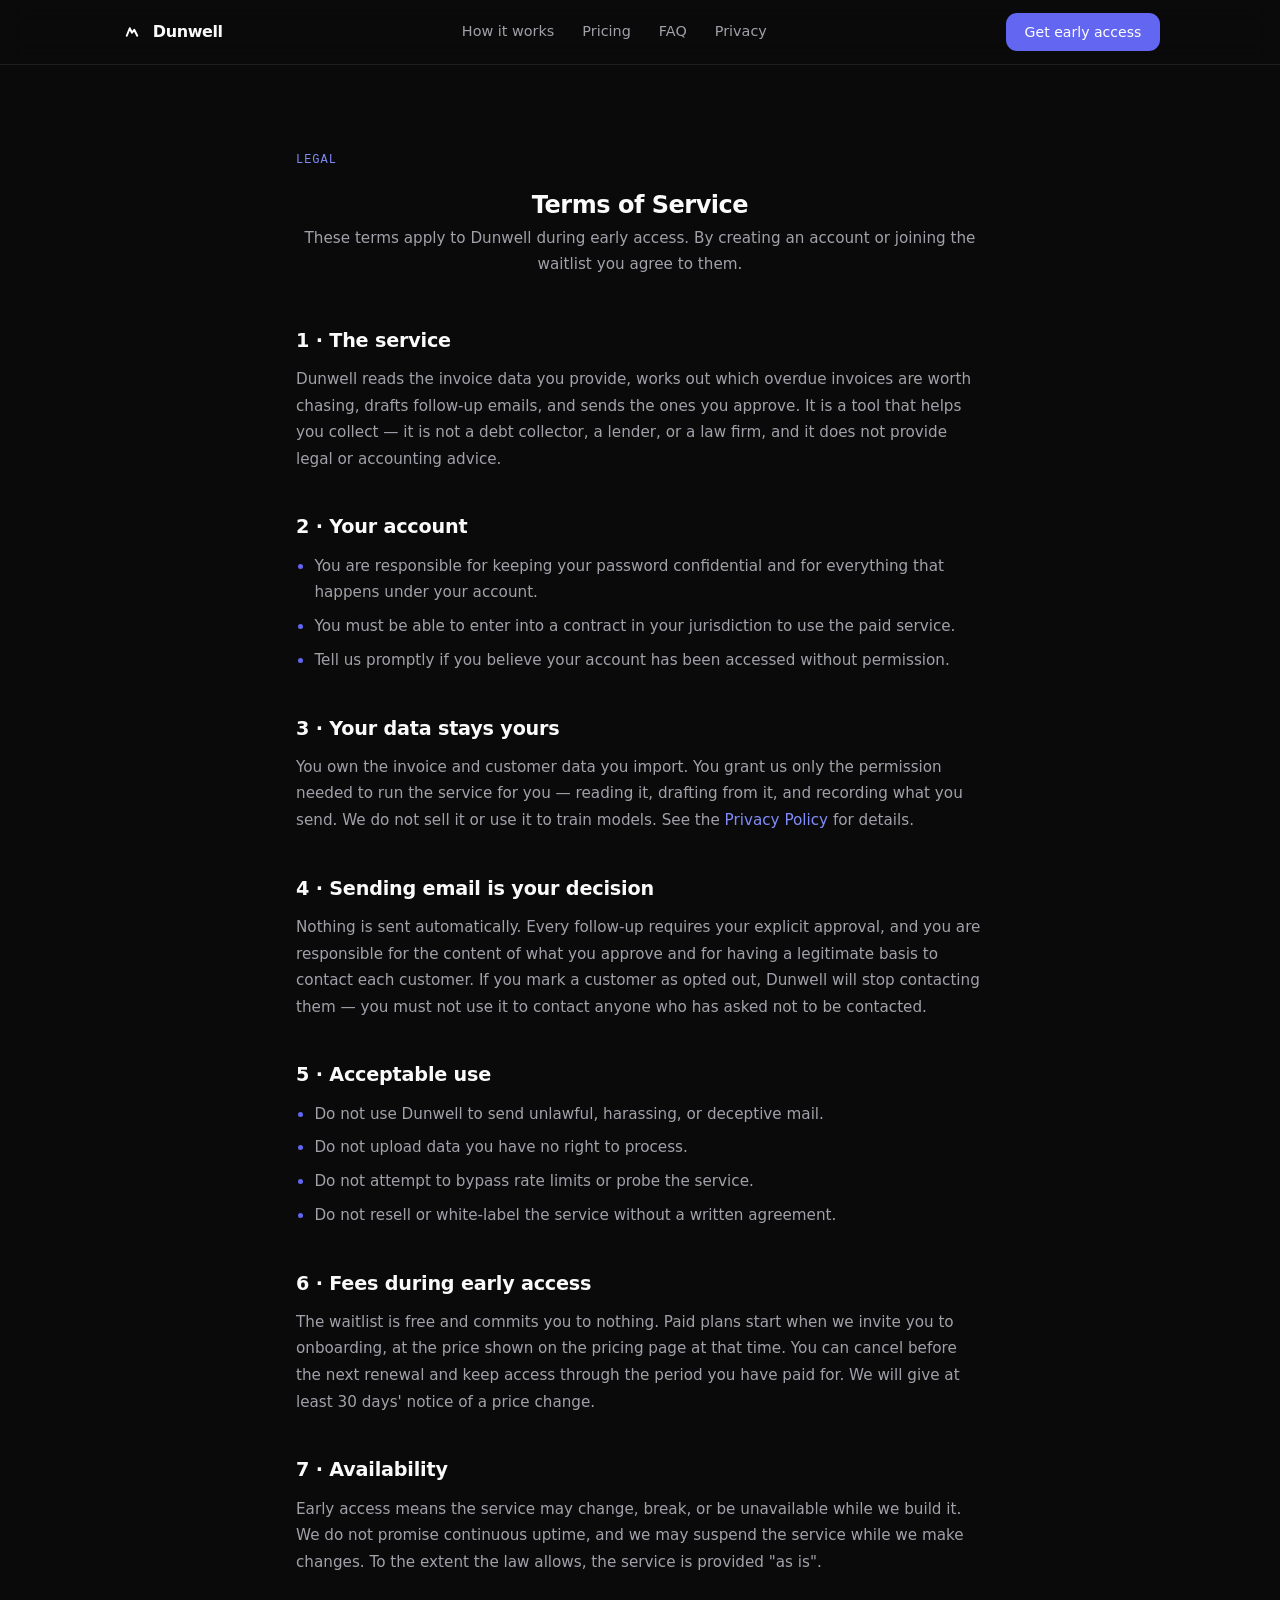
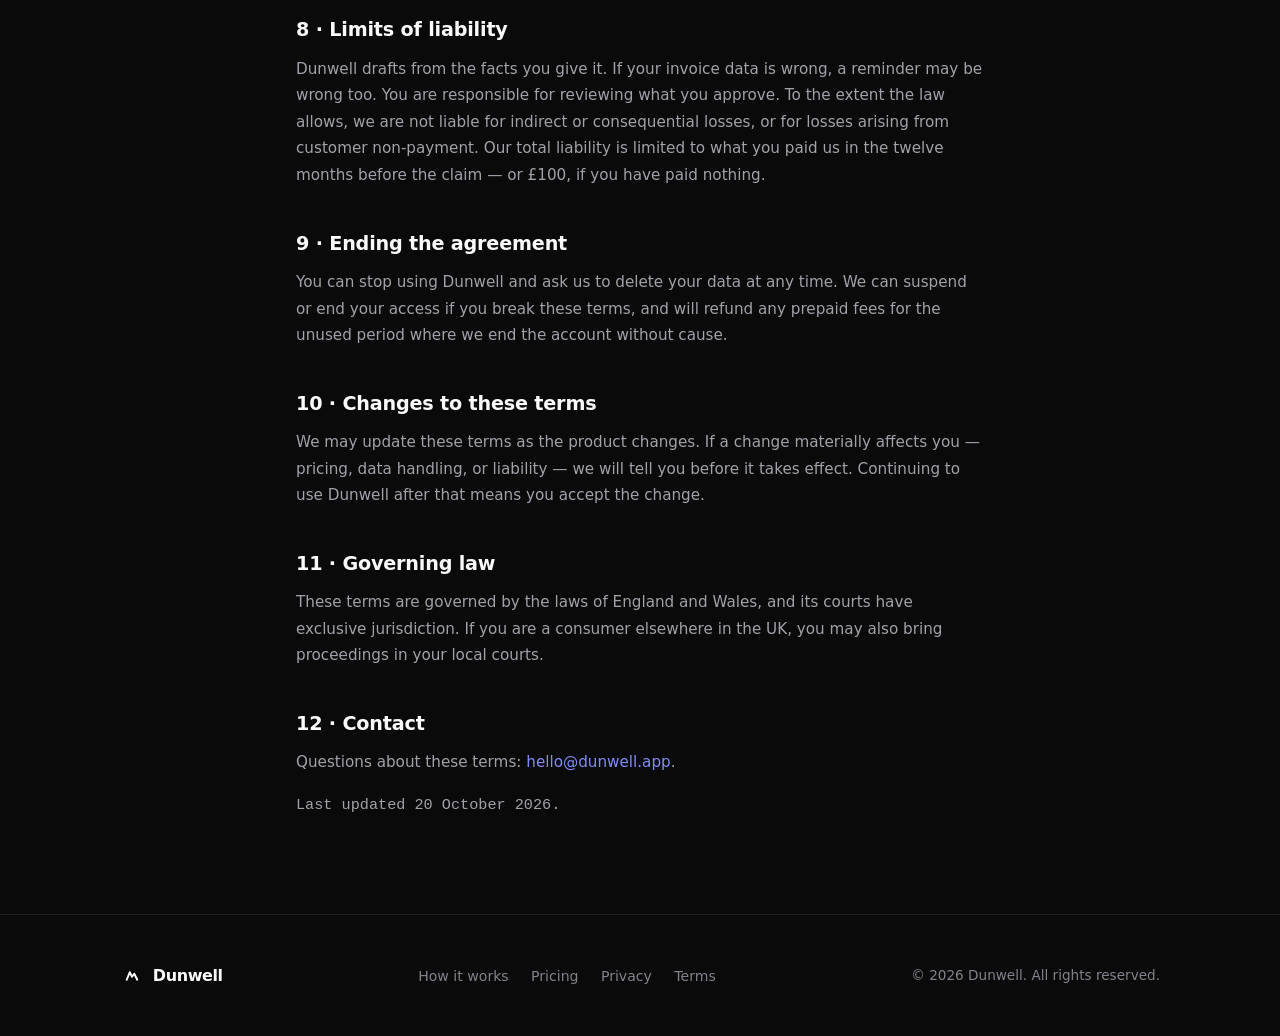
<file: terms.html>
<!doctype html>
<html lang="en">
  <head>
    <meta charset="utf-8" />
    <meta name="viewport" content="width=device-width, initial-scale=1" />
    <title>Terms of Service — Dunwell</title>
    <meta
      name="description"
      content="The terms that apply while Dunwell is in early access."
    />
    <meta name="theme-color" content="#0a0a0a" />
    <meta name="color-scheme" content="dark" />
    <link rel="stylesheet" href="styles.css" />
    <link
      rel="icon"
      href="data:image/svg+xml,<svg xmlns='http://www.w3.org/2000/svg' viewBox='0 0 32 32'><rect width='32' height='32' rx='8' fill='%236366f1'/><path d='M9 21l4-10 3 6 3-4 4 8' stroke='white' stroke-width='2.4' fill='none' stroke-linecap='round' stroke-linejoin='round'/></svg>"
    />
  </head>
  <body>
    <nav class="nav">
      <div class="container nav-inner">
        <a class="brand" href="/">
          <span class="brand-mark" aria-hidden="true">
            <svg width="14" height="14" viewBox="0 0 32 32" fill="none">
              <path
                d="M9 21l4-10 3 6 3-4 4 8"
                stroke="white"
                stroke-width="2.6"
                stroke-linecap="round"
                stroke-linejoin="round"
              />
            </svg>
          </span>
          Dunwell
        </a>
        <div class="nav-links">
          <a href="/#how-it-works">How it works</a>
          <a href="/#pricing">Pricing</a>
          <a href="/#faq">FAQ</a>
          <a href="/privacy.html">Privacy</a>
        </div>
        <a class="btn btn-primary btn-sm" href="/#waitlist">Get early access</a>
      </div>
    </nav>

    <section class="section">
      <div class="container legal">
        <span class="eyebrow">Legal</span>
        <div class="section-head">
          <h1>Terms of Service</h1>
          <p>
            These terms apply to Dunwell during early access. By creating an
            account or joining the waitlist you agree to them.
          </p>
        </div>

        <h2>1 · The service</h2>
        <p>
          Dunwell reads the invoice data you provide, works out which overdue
          invoices are worth chasing, drafts follow-up emails, and sends the
          ones you approve. It is a tool that helps you collect — it is not a
          debt collector, a lender, or a law firm, and it does not provide legal
          or accounting advice.
        </p>

        <h2>2 · Your account</h2>
        <ul>
          <li>
            You are responsible for keeping your password confidential and for
            everything that happens under your account.
          </li>
          <li>
            You must be able to enter into a contract in your jurisdiction to
            use the paid service.
          </li>
          <li>
            Tell us promptly if you believe your account has been accessed
            without permission.
          </li>
        </ul>

        <h2>3 · Your data stays yours</h2>
        <p>
          You own the invoice and customer data you import. You grant us only
          the permission needed to run the service for you — reading it,
          drafting from it, and recording what you send. We do not sell it or
          use it to train models. See the
          <a href="privacy.html">Privacy Policy</a> for details.
        </p>

        <h2>4 · Sending email is your decision</h2>
        <p>
          Nothing is sent automatically. Every follow-up requires your explicit
          approval, and you are responsible for the content of what you approve
          and for having a legitimate basis to contact each customer. If you
          mark a customer as opted out, Dunwell will stop contacting them — you
          must not use it to contact anyone who has asked not to be contacted.
        </p>

        <h2>5 · Acceptable use</h2>
        <ul>
          <li>Do not use Dunwell to send unlawful, harassing, or deceptive mail.</li>
          <li>Do not upload data you have no right to process.</li>
          <li>Do not attempt to bypass rate limits or probe the service.</li>
          <li>
            Do not resell or white-label the service without a written agreement.
          </li>
        </ul>

        <h2>6 · Fees during early access</h2>
        <p>
          The waitlist is free and commits you to nothing. Paid plans start when
          we invite you to onboarding, at the price shown on the pricing page at
          that time. You can cancel before the next renewal and keep access
          through the period you have paid for. We will give at least 30 days'
          notice of a price change.
        </p>

        <h2>7 · Availability</h2>
        <p>
          Early access means the service may change, break, or be unavailable
          while we build it. We do not promise continuous uptime, and we may
          suspend the service while we make changes. To the extent the law
          allows, the service is provided "as is".
        </p>

        <h2>8 · Limits of liability</h2>
        <p>
          Dunwell drafts from the facts you give it. If your invoice data is
          wrong, a reminder may be wrong too. You are responsible for reviewing
          what you approve. To the extent the law allows, we are not liable for
          indirect or consequential losses, or for losses arising from customer
          non-payment. Our total liability is limited to what you paid us in the
          twelve months before the claim — or £100, if you have paid nothing.
        </p>

        <h2>9 · Ending the agreement</h2>
        <p>
          You can stop using Dunwell and ask us to delete your data at any time.
          We can suspend or end your access if you break these terms, and will
          refund any prepaid fees for the unused period where we end the account
          without cause.
        </p>

        <h2>10 · Changes to these terms</h2>
        <p>
          We may update these terms as the product changes. If a change
          materially affects you — pricing, data handling, or liability — we
          will tell you before it takes effect. Continuing to use Dunwell after
          that means you accept the change.
        </p>

        <h2>11 · Governing law</h2>
        <p>
          These terms are governed by the laws of England and Wales, and its
          courts have exclusive jurisdiction. If you are a consumer elsewhere in
          the UK, you may also bring proceedings in your local courts.
        </p>

        <h2>12 · Contact</h2>
        <p>
          Questions about these terms:
          <a href="mailto:hello@dunwell.app">hello@dunwell.app</a>.
        </p>

        <p class="legal-updated">Last updated 20 October 2026.</p>
      </div>
    </section>

    <footer class="footer">
      <div class="container footer-inner">
        <div class="brand">
          <span class="brand-mark" aria-hidden="true">
            <svg width="14" height="14" viewBox="0 0 32 32" fill="none">
              <path
                d="M9 21l4-10 3 6 3-4 4 8"
                stroke="white"
                stroke-width="2.6"
                stroke-linecap="round"
                stroke-linejoin="round"
              />
            </svg>
          </span>
          Dunwell
        </div>
        <div class="footer-links">
          <a href="/#how-it-works">How it works</a>
          <a href="/#pricing">Pricing</a>
          <a href="/privacy.html">Privacy</a>
          <a href="/terms.html">Terms</a>
        </div>
        <div class="faint" style="font-size: 0.85rem">
          © 2026 Dunwell. All rights reserved.
        </div>
      </div>
    </footer>
  </body>
</html>
</file>
<file: styles.css>
/* ============================================================
   Dunwell — dark landing styles (tokens follow the design system
   used elsewhere in this workspace: canvas/ink/signal/urgency)
   ============================================================ */

/* Plain CSS custom properties — NOT a Tailwind `@theme` block. This is a
   static site with no Tailwind build, so `@theme` is an unknown at-rule and
   browsers discard every token inside it (which left the page with no
   colours, no card backgrounds and a Times New Roman fallback font). */
:root {
  --color-canvas: #0a0a0a;
  --color-surface: #111111;
  --color-surface-2: #161616;
  --color-line: #1f1f1f;
  --color-brand: #6366f1;
  --color-brand-light: #818cf8;
  --color-signal: #10b981;
  --color-urgency: #f59e0b;
  --color-ink: #fafafa;
  --color-ink-muted: #a1a1aa;
  --color-ink-faint: #82828b;

  --font-sans: "Geist", ui-sans-serif, system-ui, -apple-system, "Segoe UI",
    Roboto, sans-serif;
  --font-mono: "Geist Mono", ui-monospace, "SF Mono", Menlo, monospace;

  /* Alias used by `body { color: ... }` below. */
  --ink: var(--color-ink);
}

* {
  box-sizing: border-box;
}

html {
  scroll-behavior: smooth;
}

body {
  margin: 0;
  background: var(--color-canvas);
  color: var(--ink);
  font-family: var(--font-sans);
  font-size: 16px;
  line-height: 1.6;
  -webkit-font-smoothing: antialiased;
}

section[id] {
  scroll-margin-top: 5rem;
}

.container {
  width: 100%;
  max-width: 68rem;
  margin: 0 auto;
  padding: 0 1.5rem;
}

a {
  color: inherit;
  text-decoration: none;
}

h1,
h2,
h3 {
  font-weight: 600;
  letter-spacing: -0.02em;
  text-wrap: balance;
  margin: 0;
}

p {
  margin: 0;
}

.mono {
  font-family: var(--font-mono);
}

.eyebrow {
  display: inline-block;
  font-family: var(--font-mono);
  font-size: 0.75rem;
  letter-spacing: 0.08em;
  text-transform: uppercase;
  color: var(--color-brand-light);
  margin-bottom: 1rem;
}

.muted {
  color: var(--color-ink-muted);
}

.faint {
  color: var(--color-ink-faint);
}

/* ---------- Announcement ---------- */

.announce {
  background: linear-gradient(
    90deg,
    rgba(99, 102, 241, 0.16),
    rgba(139, 92, 246, 0.16)
  );
  border-bottom: 1px solid var(--color-line);
  text-align: center;
  font-size: 0.82rem;
  padding: 0.55rem 1rem;
  color: var(--color-ink-muted);
}

.announce strong {
  color: var(--color-ink);
}

/* ---------- Navbar ---------- */

.nav {
  position: sticky;
  top: 0;
  z-index: 50;
  backdrop-filter: blur(12px);
  background: rgba(10, 10, 10, 0.8);
  border-bottom: 1px solid var(--color-line);
}

.nav-inner {
  display: flex;
  align-items: center;
  justify-content: space-between;
  height: 4rem;
}

.brand {
  display: flex;
  align-items: center;
  gap: 0.55rem;
  font-weight: 600;
  letter-spacing: -0.025em;
}

/* The mark carries its own tile, so there is no background here - a second
   rounded square behind it showed at the corners. */
.brand-mark {
  display: block;
  flex: none;
  width: 1.5rem;
  height: 1.5rem;
}

.brand-mark svg {
  display: block;
  width: 100%;
  height: 100%;
}

.nav-links {
  display: none;
  gap: 1.75rem;
  font-size: 0.9rem;
  color: var(--color-ink-muted);
}

.nav-links a:hover {
  color: var(--color-ink);
}

@media (min-width: 860px) {
  .nav-links {
    display: flex;
  }
}

/* ---------- Buttons ---------- */

.btn {
  display: inline-flex;
  align-items: center;
  justify-content: center;
  gap: 0.5rem;
  height: 3rem;
  padding: 0 1.5rem;
  border-radius: 0.7rem;
  font-size: 0.95rem;
  font-weight: 500;
  border: 1px solid transparent;
  cursor: pointer;
  transition: transform 0.15s ease, background 0.15s ease, opacity 0.15s ease;
}

.btn:hover {
  transform: translateY(-1px);
}

.btn-primary {
  background: var(--color-brand);
  color: #fff;
}

.btn-primary:hover {
  background: var(--color-brand-light);
}

.btn-ghost {
  background: transparent;
  border-color: var(--color-line);
  color: var(--color-ink);
}

.btn-ghost:hover {
  background: var(--color-surface);
}

.btn-sm {
  height: 2.4rem;
  padding: 0 1.1rem;
  font-size: 0.88rem;
}

/* ---------- Hero ---------- */

.hero {
  position: relative;
  overflow: hidden;
  padding: 5rem 0 4rem;
  border-bottom: 1px solid var(--color-line);
}

.hero::before {
  content: "";
  position: absolute;
  inset: -40% -20% auto;
  height: 34rem;
  background: radial-gradient(
    50% 50% at 50% 50%,
    rgba(99, 102, 241, 0.18),
    transparent 70%
  );
  pointer-events: none;
}

.hero-grid {
  position: relative;
  display: grid;
  gap: 3rem;
}

@media (min-width: 1000px) {
  .hero-grid {
    grid-template-columns: 1.05fr 0.95fr;
    align-items: center;
  }
}

.hero h1 {
  font-size: clamp(2.3rem, 5vw, 3.5rem);
  line-height: 1.08;
  margin-bottom: 1.25rem;
}

.hero h1 .grad {
  background: linear-gradient(90deg, var(--color-brand-light), #a78bfa);
  -webkit-background-clip: text;
  background-clip: text;
  color: transparent;
}

.hero-sub {
  font-size: 1.08rem;
  color: var(--color-ink-muted);
  max-width: 34rem;
  margin-bottom: 1.75rem;
}

.hero-actions {
  display: flex;
  flex-wrap: wrap;
  gap: 0.8rem;
  margin-bottom: 2rem;
}

.bullets {
  display: grid;
  gap: 0.65rem;
}

.bullets li {
  display: flex;
  align-items: flex-start;
  gap: 0.6rem;
  color: var(--color-ink-muted);
  font-size: 0.95rem;
  list-style: none;
}

.bullets {
  padding: 0;
  margin: 0;
}

.check {
  flex: none;
  width: 1.15rem;
  height: 1.15rem;
  margin-top: 0.25rem;
  color: var(--color-signal);
}

/* ---------- Report card (hero visual) ---------- */

.report-card {
  background: var(--color-surface);
  border: 1px solid var(--color-line);
  border-radius: 1rem;
  overflow: hidden;
  box-shadow: 0 30px 60px -30px rgba(0, 0, 0, 0.9);
}

.report-head {
  display: flex;
  align-items: center;
  justify-content: space-between;
  padding: 0.85rem 1.1rem;
  border-bottom: 1px solid var(--color-line);
  background: var(--color-surface-2);
  font-family: var(--font-mono);
  font-size: 0.78rem;
  color: var(--color-ink-faint);
}

.dot {
  width: 0.55rem;
  height: 0.55rem;
  border-radius: 99px;
  background: var(--color-signal);
  display: inline-block;
  margin-right: 0.45rem;
}

.report-stats {
  display: grid;
  grid-template-columns: repeat(3, 1fr);
  border-bottom: 1px solid var(--color-line);
}

.stat {
  padding: 1rem 1.1rem;
  border-right: 1px solid var(--color-line);
}

.stat:last-child {
  border-right: 0;
}

.stat .v {
  font-size: 1.35rem;
  font-weight: 600;
  letter-spacing: -0.02em;
}

.stat .l {
  font-size: 0.72rem;
  color: var(--color-ink-faint);
  text-transform: uppercase;
  letter-spacing: 0.06em;
}

.stat .v.pos {
  color: var(--color-signal);
}

.stat .v.warn {
  color: var(--color-urgency);
}

.draft {
  padding: 1.1rem;
}

.draft-label {
  font-family: var(--font-mono);
  font-size: 0.72rem;
  color: var(--color-ink-faint);
  text-transform: uppercase;
  letter-spacing: 0.07em;
  margin-bottom: 0.65rem;
}

.draft-subject {
  font-size: 0.92rem;
  font-weight: 500;
  margin-bottom: 0.6rem;
}

.draft-body {
  background: var(--color-surface-2);
  border: 1px solid var(--color-line);
  border-radius: 0.6rem;
  padding: 0.9rem;
  font-family: var(--font-mono);
  font-size: 0.79rem;
  line-height: 1.7;
  color: var(--color-ink-muted);
  white-space: pre-wrap;
}

.grounded {
  display: flex;
  flex-wrap: wrap;
  gap: 0.4rem;
  margin-top: 0.8rem;
}

.chip {
  font-family: var(--font-mono);
  font-size: 0.68rem;
  padding: 0.2rem 0.5rem;
  border-radius: 99px;
  background: rgba(16, 185, 129, 0.12);
  border: 1px solid rgba(16, 185, 129, 0.3);
  color: var(--color-signal);
}

/* ---------- Sections ---------- */

.section {
  padding: 5rem 0;
  border-bottom: 1px solid var(--color-line);
}

.section-head {
  max-width: 44rem;
  /* Centred so the space to the left and right of every heading is equal. */
  margin: 0 auto 3rem;
  text-align: center;
}

.section-head h2 {
  font-size: clamp(1.8rem, 3.4vw, 2.4rem);
  line-height: 1.15;
  margin-bottom: 0.9rem;
}

.section-head p {
  color: var(--color-ink-muted);
  font-size: 1.03rem;
}

/* ---------- Problem strip ---------- */

.reality {
  display: grid;
  gap: 1.25rem;
}

@media (min-width: 820px) {
  .reality {
    grid-template-columns: repeat(3, 1fr);
  }
}

.reality-card {
  background: var(--color-surface);
  border: 1px solid var(--color-line);
  border-radius: 0.9rem;
  padding: 1.5rem;
}

.reality-card .big {
  font-size: 2.2rem;
  font-weight: 600;
  letter-spacing: -0.03em;
  color: var(--color-urgency);
  line-height: 1.1;
}

.reality-card h3 {
  font-size: 1rem;
  margin: 0.7rem 0 0.5rem;
}

.reality-card p {
  font-size: 0.92rem;
  color: var(--color-ink-muted);
}

/* ---------- Steps ---------- */

.steps {
  display: grid;
  gap: 1.25rem;
}

@media (min-width: 820px) {
  .steps {
    grid-template-columns: repeat(3, 1fr);
  }
}

.step {
  background: var(--color-surface);
  border: 1px solid var(--color-line);
  border-radius: 0.9rem;
  padding: 1.6rem 1.4rem;
}

.step-n {
  font-family: var(--font-mono);
  font-size: 0.75rem;
  color: var(--color-brand-light);
  border: 1px solid rgba(129, 140, 248, 0.35);
  background: rgba(99, 102, 241, 0.1);
  border-radius: 0.4rem;
  padding: 0.15rem 0.5rem;
  display: inline-block;
  margin-bottom: 1rem;
}

.step h3 {
  font-size: 1.05rem;
  margin-bottom: 0.55rem;
}

.step p {
  font-size: 0.93rem;
  color: var(--color-ink-muted);
}

/* ---------- Demo table ---------- */

.demo-wrap {
  background: var(--color-surface);
  border: 1px solid var(--color-line);
  border-radius: 1rem;
  overflow: hidden;
}

.demo-head {
  padding: 1rem 1.25rem;
  border-bottom: 1px solid var(--color-line);
  background: var(--color-surface-2);
  display: flex;
  justify-content: space-between;
  align-items: center;
  gap: 1rem;
  flex-wrap: wrap;
}

.demo-head h3 {
  font-size: 0.98rem;
}

.badge {
  font-family: var(--font-mono);
  font-size: 0.72rem;
  padding: 0.25rem 0.6rem;
  border-radius: 99px;
  background: rgba(16, 185, 129, 0.12);
  border: 1px solid rgba(16, 185, 129, 0.3);
  color: var(--color-signal);
}

table {
  width: 100%;
  border-collapse: collapse;
  font-size: 0.88rem;
}

th {
  text-align: left;
  font-family: var(--font-mono);
  font-size: 0.7rem;
  text-transform: uppercase;
  letter-spacing: 0.07em;
  color: var(--color-ink-faint);
  font-weight: 400;
  padding: 0.8rem 1.25rem;
  border-bottom: 1px solid var(--color-line);
}

td {
  padding: 0.75rem 1.25rem;
  border-bottom: 1px solid var(--color-line);
  color: var(--color-ink-muted);
}

tr:last-child td {
  border-bottom: 0;
}

td.num {
  font-family: var(--font-mono);
  color: var(--color-ink);
  text-align: right;
}

.tag {
  font-family: var(--font-mono);
  font-size: 0.7rem;
  padding: 0.16rem 0.5rem;
  border-radius: 0.35rem;
  border: 1px solid var(--color-line);
  white-space: nowrap;
}

.tag.draft {
  background: rgba(16, 185, 129, 0.1);
  border-color: rgba(16, 185, 129, 0.35);
  color: var(--color-signal);
}

.tag.hold {
  background: rgba(245, 158, 11, 0.08);
  border-color: rgba(245, 158, 11, 0.3);
  color: var(--color-urgency);
}

.tag.done {
  background: rgba(129, 140, 248, 0.1);
  border-color: rgba(129, 140, 248, 0.35);
  color: var(--color-brand-light);
}

.table-scroll {
  overflow-x: auto;
}

/* ---------- Features ---------- */

.features {
  display: grid;
  gap: 1.25rem;
}

@media (min-width: 760px) {
  .features {
    grid-template-columns: repeat(2, 1fr);
  }
}

@media (min-width: 1040px) {
  .features {
    grid-template-columns: repeat(3, 1fr);
  }
}

.feature {
  background: var(--color-surface);
  border: 1px solid var(--color-line);
  border-radius: 0.9rem;
  padding: 1.5rem 1.4rem;
}

.feature .icon {
  width: 2.1rem;
  height: 2.1rem;
  border-radius: 0.55rem;
  background: rgba(99, 102, 241, 0.12);
  border: 1px solid rgba(129, 140, 248, 0.3);
  display: grid;
  place-items: center;
  color: var(--color-brand-light);
  margin-bottom: 1rem;
}

.feature h3 {
  font-size: 1rem;
  margin-bottom: 0.5rem;
}

.feature p {
  font-size: 0.92rem;
  color: var(--color-ink-muted);
}

/* ---------- Pricing ---------- */

.pricing {
  display: grid;
  gap: 1.25rem;
}

@media (min-width: 900px) {
  .pricing {
    grid-template-columns: repeat(3, 1fr);
  }
}

.tier {
  background: var(--color-surface);
  border: 1px solid var(--color-line);
  border-radius: 1rem;
  padding: 1.8rem 1.6rem;
  display: flex;
  flex-direction: column;
}

.tier.reco {
  border-color: rgba(129, 140, 248, 0.5);
  background: linear-gradient(
    180deg,
    rgba(99, 102, 241, 0.08),
    var(--color-surface) 40%
  );
}

.tier-name {
  font-size: 0.95rem;
  font-weight: 600;
}

.tier-tag {
  font-family: var(--font-mono);
  font-size: 0.68rem;
  color: var(--color-brand-light);
  border: 1px solid rgba(129, 140, 248, 0.4);
  background: rgba(99, 102, 241, 0.12);
  border-radius: 99px;
  padding: 0.15rem 0.55rem;
  margin-left: 0.5rem;
}

.tier-price {
  font-size: 2.6rem;
  font-weight: 600;
  letter-spacing: -0.03em;
  margin: 1rem 0 0.2rem;
}

.tier-price span {
  font-size: 0.95rem;
  color: var(--color-ink-faint);
  font-weight: 400;
}

.tier-desc {
  font-size: 0.9rem;
  color: var(--color-ink-muted);
  margin-bottom: 1.4rem;
}

.tier ul {
  list-style: none;
  padding: 0;
  margin: 0 0 1.6rem;
  display: grid;
  gap: 0.6rem;
  font-size: 0.9rem;
  color: var(--color-ink-muted);
  flex: 1;
}

.tier li {
  display: flex;
  gap: 0.55rem;
  align-items: flex-start;
}

.tier .btn {
  width: 100%;
}

/* ---------- FAQ ---------- */

.faq {
  display: grid;
  gap: 0.9rem;
  max-width: 46rem;
}

details {
  background: var(--color-surface);
  border: 1px solid var(--color-line);
  border-radius: 0.75rem;
  padding: 1.1rem 1.3rem;
}

details[open] {
  background: var(--color-surface-2);
}

summary {
  cursor: pointer;
  font-weight: 500;
  list-style: none;
  display: flex;
  justify-content: space-between;
  gap: 1rem;
  align-items: center;
}

summary::-webkit-details-marker {
  display: none;
}

summary::after {
  content: "+";
  font-family: var(--font-mono);
  color: var(--color-brand-light);
  font-size: 1.1rem;
}

details[open] summary::after {
  content: "-";
}

details p {
  margin-top: 0.9rem;
  font-size: 0.94rem;
  color: var(--color-ink-muted);
}

/* ---------- CTA / waitlist ---------- */

.cta {
  position: relative;
  overflow: hidden;
  text-align: center;
}

.cta::before {
  content: "";
  position: absolute;
  inset: auto -10% -60%;
  height: 30rem;
  background: radial-gradient(
    50% 50% at 50% 50%,
    rgba(99, 102, 241, 0.2),
    transparent 70%
  );
  pointer-events: none;
}

.cta .container {
  position: relative;
}

.cta h2 {
  font-size: clamp(1.9rem, 4vw, 2.7rem);
  margin-bottom: 0.9rem;
}

.cta p {
  color: var(--color-ink-muted);
  max-width: 34rem;
  margin: 0 auto 2rem;
}

.waitlist-form {
  display: flex;
  gap: 0.7rem;
  max-width: 30rem;
  margin: 0 auto;
  flex-wrap: wrap;
}

.waitlist-form input {
  flex: 1;
  min-width: 14rem;
  height: 3rem;
  background: var(--color-surface);
  border: 1px solid var(--color-line);
  border-radius: 0.7rem;
  padding: 0 1rem;
  color: var(--color-ink);
  font-size: 0.95rem;
  font-family: inherit;
}

.waitlist-form input:focus {
  outline: none;
  border-color: var(--color-brand);
  box-shadow: 0 0 0 3px rgba(99, 102, 241, 0.18);
}

.form-note {
  margin-top: 1rem;
  font-size: 0.85rem;
  color: var(--color-ink-faint);
}

.form-note a {
  color: var(--color-ink-muted);
  text-decoration: underline;
  text-underline-offset: 2px;
}

.form-note a:hover {
  color: var(--color-brand-light);
}

.form-success {
  display: none;
  margin: 1rem auto 0;
  max-width: 30rem;
  padding: 0.9rem 1.1rem;
  border: 1px solid rgba(16, 185, 129, 0.4);
  background: rgba(16, 185, 129, 0.12);
  border-radius: 0.7rem;
  color: var(--color-signal);
  font-size: 0.95rem;
  font-weight: 600;
  text-align: center;
}

/* ---------- Footer ---------- */

.footer {
  padding: 3rem 0;
}

.footer-inner {
  display: flex;
  flex-wrap: wrap;
  gap: 1.5rem;
  justify-content: space-between;
  align-items: center;
}

.footer-links {
  display: flex;
  flex-wrap: wrap;
  gap: 1.4rem;
  font-size: 0.88rem;
  color: var(--color-ink-faint);
}

.footer-links a:hover {
  color: var(--color-ink);
}

/* ---------- Motion (respects reduced motion) ---------- */

.reveal {
  opacity: 0;
  transform: translateY(14px);
  transition: opacity 0.6s ease, transform 0.6s ease;
}

.reveal.in {
  opacity: 1;
  transform: none;
}

@media (prefers-reduced-motion: reduce) {
  html {
    scroll-behavior: auto;
  }

  .reveal {
    opacity: 1;
    transform: none;
    transition: none;
  }

  .btn:hover {
    transform: none;
  }
}

/* ---------- Legal pages (privacy, terms) ---------- */

.legal {
  max-width: 46rem;
}

.legal h2 {
  font-size: 1.2rem;
  font-weight: 600;
  letter-spacing: -0.01em;
  margin: 2.5rem 0 0.6rem;
}

.legal h2:first-of-type {
  margin-top: 0;
}

.legal p,
.legal li {
  color: var(--color-ink-muted);
  font-size: 0.95rem;
  line-height: 1.75;
}

.legal p {
  margin: 0 0 1rem;
}

.legal ul {
  margin: 0 0 1.25rem;
  padding-left: 1.15rem;
}

.legal li {
  margin-bottom: 0.45rem;
}

.legal li::marker {
  color: var(--color-brand);
}

.legal a {
  color: var(--color-brand-light);
  text-decoration: none;
}

.legal a:hover {
  text-decoration: underline;
}

.legal-updated {
  font-family: var(--font-mono);
  font-size: 0.78rem;
  color: var(--color-ink-faint);
  margin-top: 2.5rem;
}

/* ---------- Demo video ---------- */

/* Author styles beat the UA [hidden] rule, so state it explicitly or the
   slot would render empty before a video is configured. */
.demo-cta[hidden],
.demo-modal[hidden] {
  display: none;
}

.demo-cta {
  display: flex;
  justify-content: center;
  margin: 0 auto 1.6rem;
}

.demo-play {
  display: inline-flex;
  align-items: center;
  gap: 0.65rem;
  height: 2.6rem;
  padding: 0 0.9rem 0 0.55rem;
  border: 1px solid var(--color-line);
  border-radius: 999px;
  background: var(--color-surface);
  color: var(--color-ink);
  font-family: inherit;
  font-size: 0.9rem;
  font-weight: 500;
  cursor: pointer;
  transition:
    border-color 0.18s ease,
    background 0.18s ease;
}

.demo-play:hover {
  border-color: var(--color-brand);
  background: var(--color-surface-2);
}

.demo-play:focus-visible {
  outline: none;
  box-shadow: 0 0 0 3px rgba(99, 102, 241, 0.35);
}

.demo-play-icon {
  display: inline-flex;
  align-items: center;
  justify-content: center;
  flex: none;
  width: 1.6rem;
  height: 1.6rem;
  border-radius: 50%;
  background: var(--color-brand);
  color: #fff;
  padding-left: 1px;
}

.demo-duration {
  padding-left: 0.65rem;
  border-left: 1px solid var(--color-line);
  font-family: var(--font-mono);
  font-size: 0.75rem;
  color: var(--color-ink-muted);
}

.demo-modal {
  position: fixed;
  inset: 0;
  z-index: 100;
  display: grid;
  place-items: center;
  padding: 1.25rem;
}

.demo-modal-backdrop {
  position: absolute;
  inset: 0;
  background: rgba(0, 0, 0, 0.78);
  -webkit-backdrop-filter: blur(4px);
  backdrop-filter: blur(4px);
}

.demo-modal-panel {
  position: relative;
  width: min(56rem, 100%);
  border: 1px solid var(--color-line);
  border-radius: 0.9rem;
  background: var(--color-surface);
  box-shadow: 0 24px 70px rgba(0, 0, 0, 0.6);
  overflow: hidden;
}

.demo-modal-body {
  position: relative;
  aspect-ratio: 16 / 9;
  background: #000;
}

.demo-modal-body video,
.demo-modal-body iframe {
  position: absolute;
  inset: 0;
  display: block;
  width: 100%;
  height: 100%;
  border: 0;
}

.demo-modal-close {
  position: absolute;
  top: 0.6rem;
  right: 0.6rem;
  z-index: 2;
  width: 2.2rem;
  height: 2.2rem;
  padding: 0;
  border: 1px solid rgba(255, 255, 255, 0.22);
  border-radius: 50%;
  background: rgba(0, 0, 0, 0.6);
  color: #fff;
  font-family: inherit;
  font-size: 1.35rem;
  line-height: 1;
  cursor: pointer;
  opacity: 0.8;
  transition: opacity 0.18s ease;
}

.demo-modal-close:hover,
.demo-modal-close:focus-visible {
  opacity: 1;
  outline: none;
}

body.demo-modal-open {
  overflow: hidden;
}

@media (max-width: 560px) {
  .demo-modal {
    padding: 0.75rem;
  }

  .demo-play {
    font-size: 0.85rem;
  }
}
</file>
